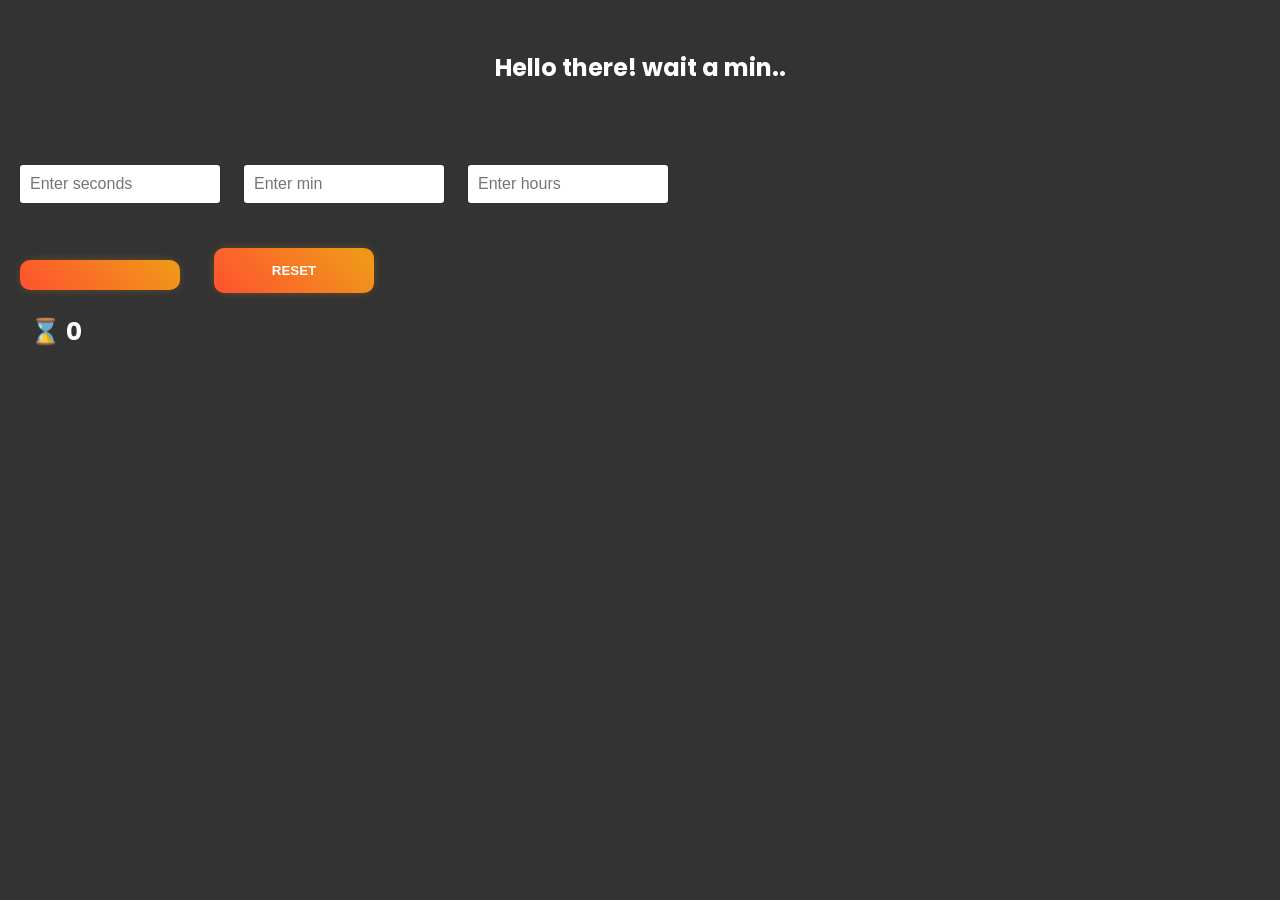
<file: index.html>
<!doctype html>
<html lang="en">
  <head>
    <meta charset="UTF-8" />
    <meta name="viewport" content="width=device-width, initial-scale=1.0" />
    <!-- <title class="title">JS mastering</title> -->
    <title class="title">0</title>
    <script src="./script.js" defer></script>
    <link rel="stylesheet" href="style.css" />
    <!-- <link
      rel="stylesheet"
      href="https://cdnjs.cloudflare.com/ajax/libs/font-awesome/4.7.0/css/font-awesome.min.css"
    /> -->
  </head>
  <body>
    <!-- <h2>This is h2</h2> -->
    <h2 id="heading" title="description">Hello there! wait a min..</h2>
    <!-- <div class="div">
  
      <button id="btn" onclick="changeColor()">Change Color</button>
      <p id="para">rgb(102, 102, 102)</p>
</div > -->

    <!-- <p id="para1"></p> -->

    <div class="container">
      <div id="div"></div>
    </div>
    <!-- <iframe
      src="https://www.youtube.com/embed/tgbNymZ7vqY?playlist=tgbNymZ7vqY&loop=1&autoplay=1&&start=60"
      frameborder="1"
      title="description"
      loading="eager"
    >
    </iframe> -->

    <!-- <input type="text" placeholder="Enter name" id="inp" />
    <input type="submit" value="Submit" id="btnn" /> -->
    <input type="text" placeholder="Enter seconds" />
    <input type="text" placeholder="Enter min" />
    <input type="text" placeholder="Enter hours" />
    <br />
    <br />
    <button type="submit"></button>
    <button onclick="pause()">RESET</button>
    <p class="po p" id="po">0</p>
    <p class="hide" id="msg">Finished!!</p>
    <audio  src="PHIR KABHI Full Video Song  M (mp3cut.net).mp3"></audio>
  </body>
</html>
</file>
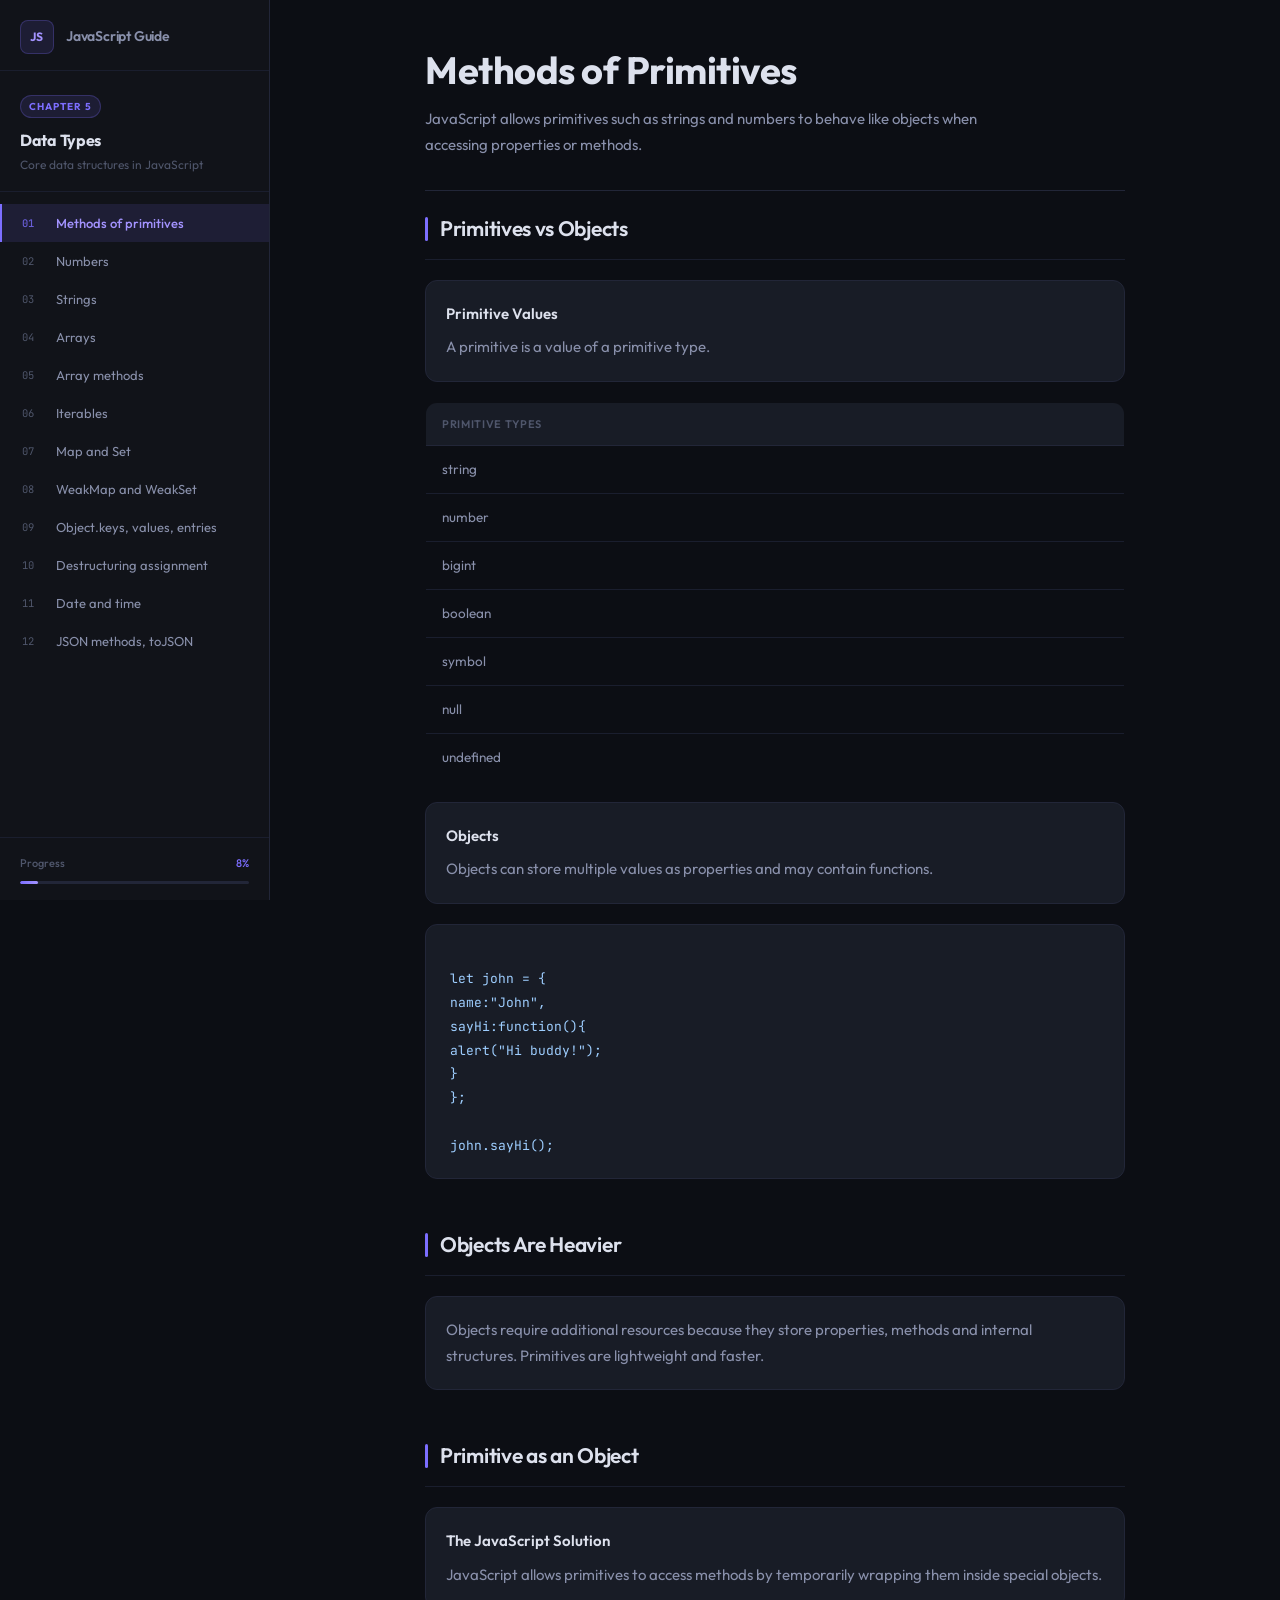
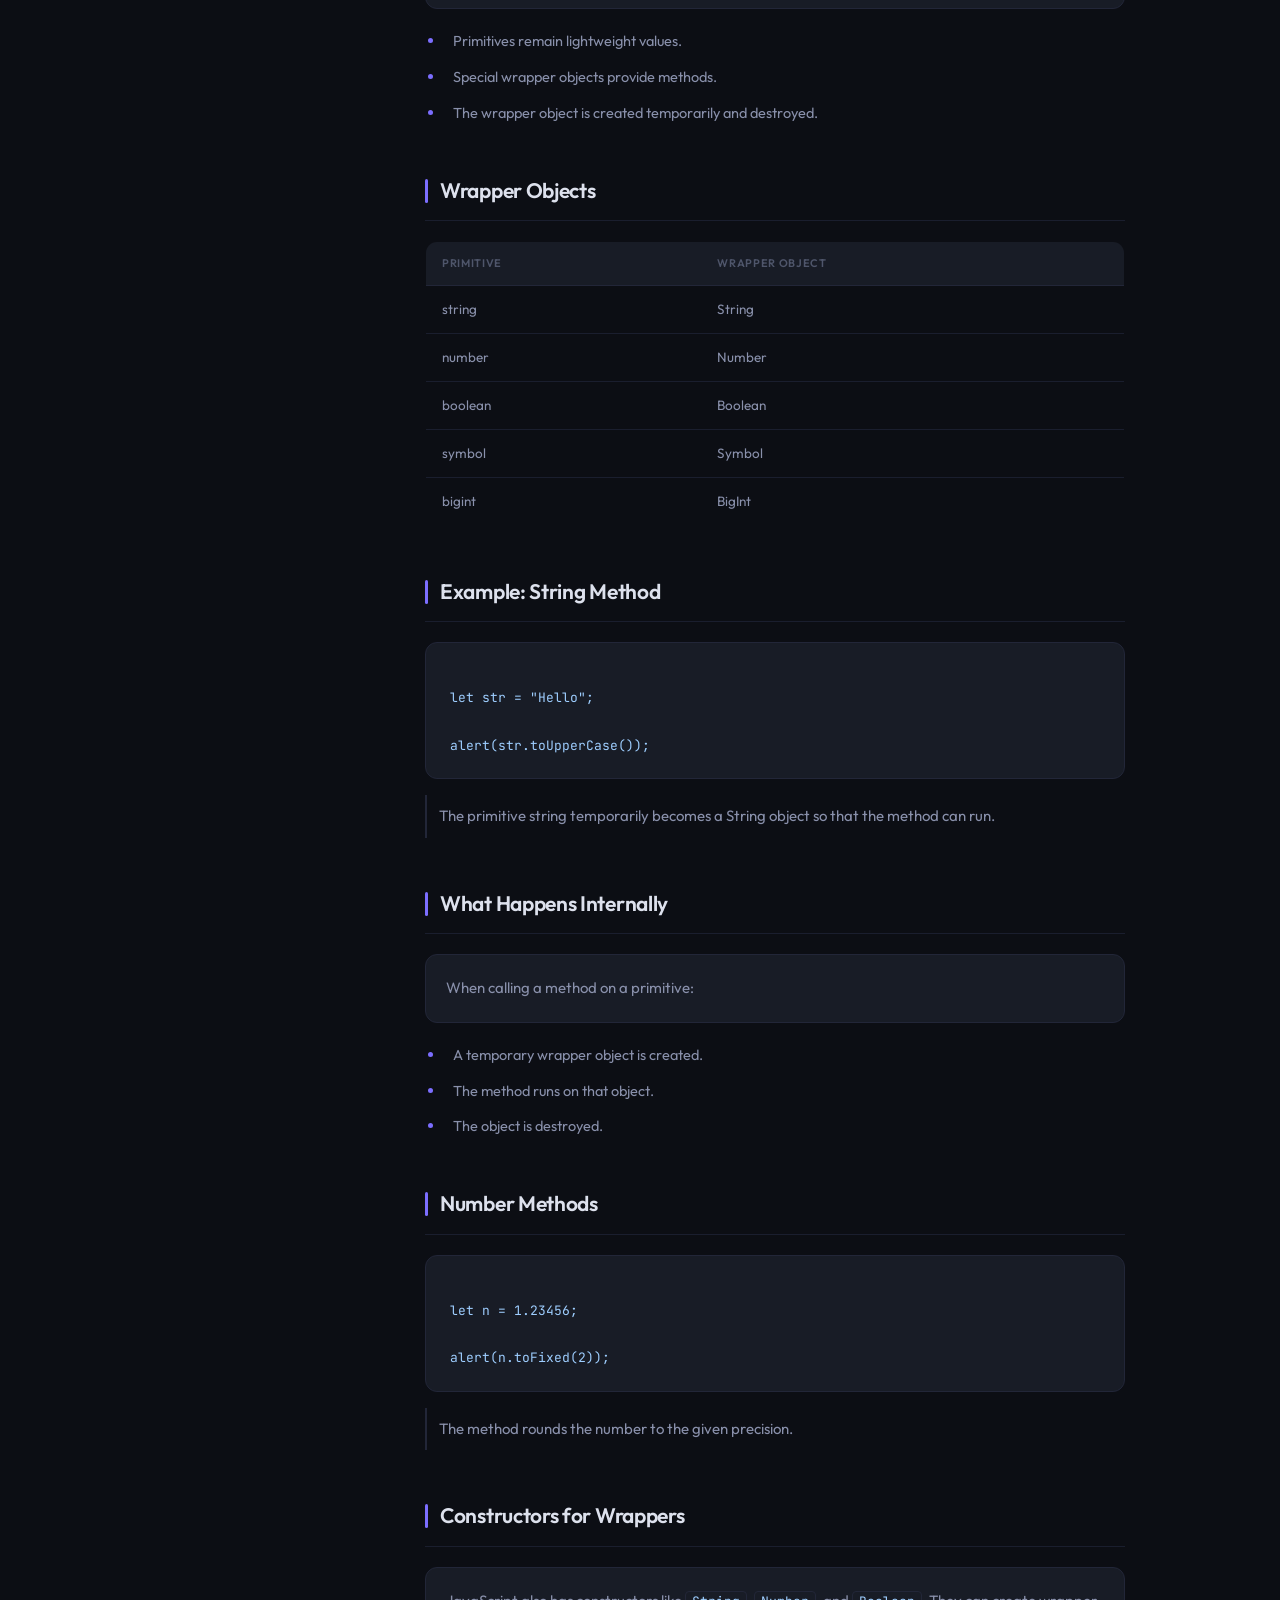
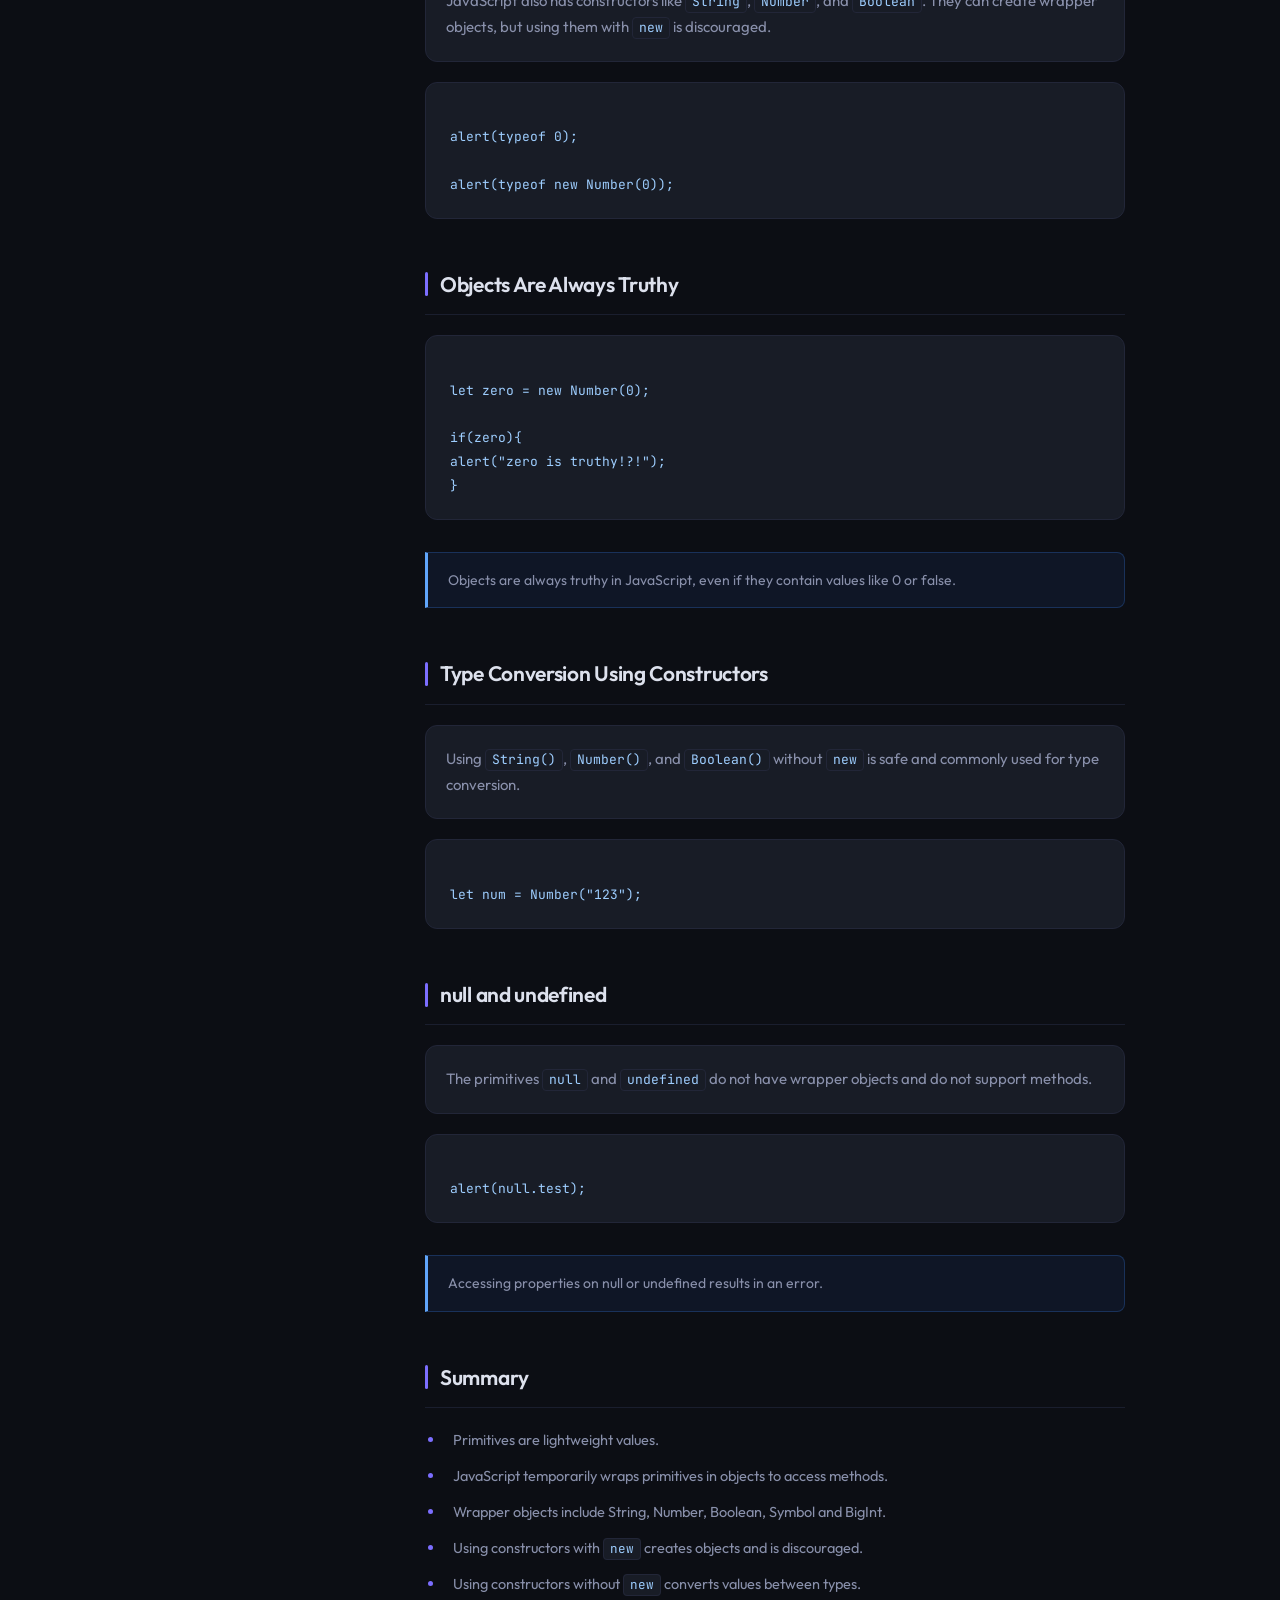
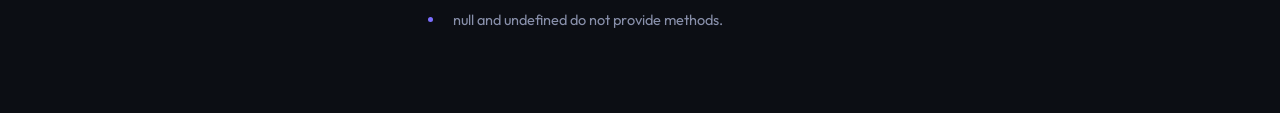
<file: JsLearningbycl/index.html>
<!doctype html>
<html lang="en">
  <head>
    <meta charset="UTF-8" />
    <meta name="viewport" content="width=device-width, initial-scale=1.0" />
    <title>JavaScript Guide — Data Types</title>
    <meta name="description" content="A structured JavaScript learning platform covering data types and core language concepts." />

    <!-- Fonts -->
    <link rel="preconnect" href="https://fonts.googleapis.com" />
    <link rel="preconnect" href="https://fonts.gstatic.com" crossorigin />
    <link
      href="https://fonts.googleapis.com/css2?family=Outfit:wght@300;400;500;600;700&family=JetBrains+Mono:ital,wght@0,400;0,500;1,400&display=swap"
      rel="stylesheet"
    />

    <link rel="stylesheet" href="style.css" />
    <script type="module" src="script.js" defer></script>
  </head>

  <body>
    <div class="app">

      <!-- ===== SIDEBAR ===== -->
      <aside class="sidebar" id="sidebar" role="complementary" aria-label="Course navigation">
        <div class="sidebar-header">
          <a href="#" class="sidebar-brand">
            <span class="brand-icon">JS</span>
            <span class="brand-name">JavaScript Guide</span>
          </a>
        </div>

        <div class="sidebar-section-info">
          <span class="section-badge">Chapter 5</span>
          <h2 class="section-heading">Data Types</h2>
          <p class="section-subtext">Core data structures in JavaScript</p>
        </div>

        <nav class="sidebar-nav" id="lessonNav" aria-label="Lesson list">
          <!-- Dynamically populated by script.js -->
        </nav>

        <div class="sidebar-footer">
          <div class="progress-wrap">
            <div class="progress-label">
              <span>Progress</span>
              <span id="progressPercent">0%</span>
            </div>
            <div class="progress-track">
              <div class="progress-fill" id="progressFill" style="width: 0%"></div>
            </div>
          </div>
        </div>
      </aside>

      <!-- ===== MAIN CONTENT ===== -->
      <main class="main" id="mainContent">
        <div class="content-wrap" id="lessonContent" role="region" aria-live="polite">
          <!-- Dynamically populated by script.js -->
        </div>
      </main>

    </div>
  </body>
</html>
</file>
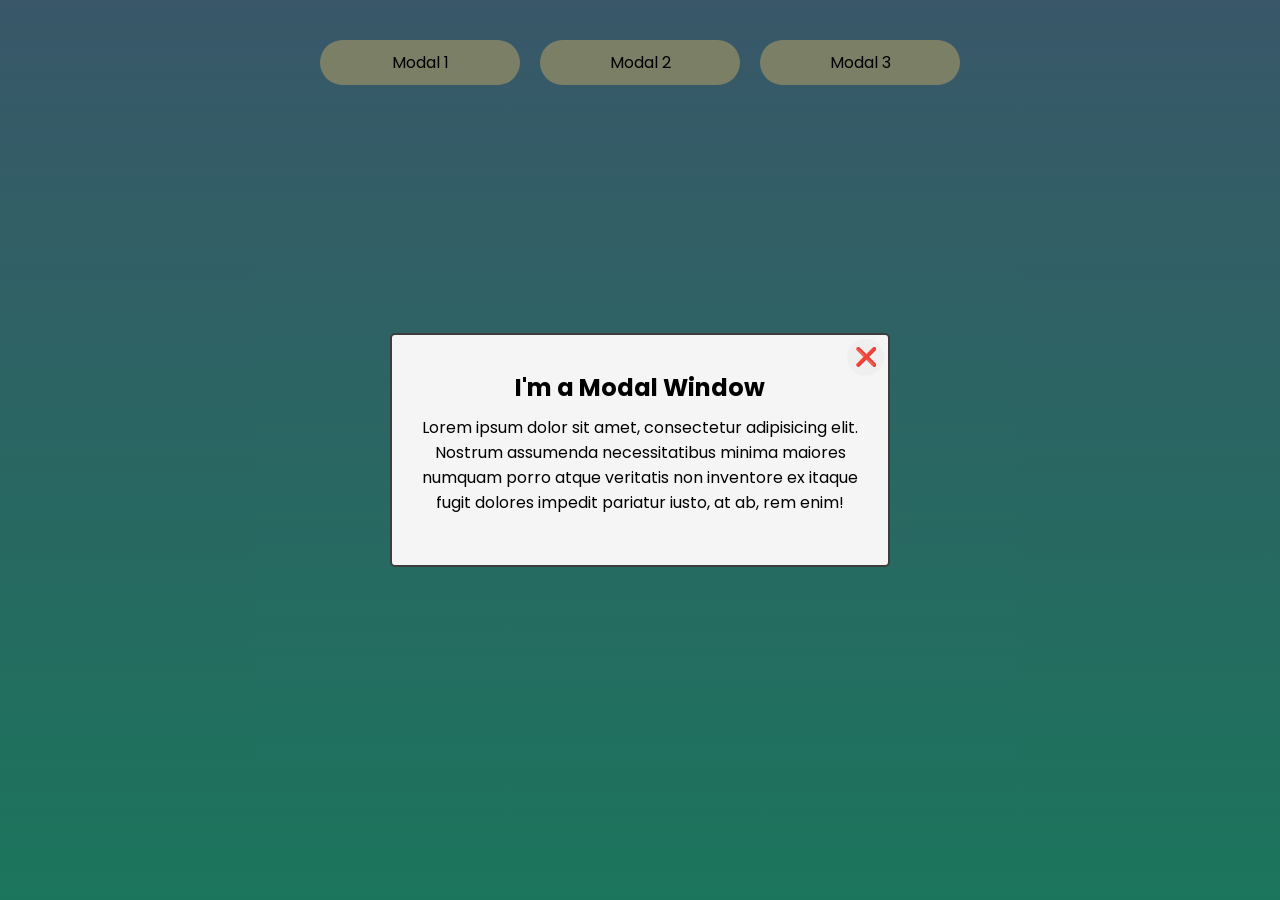
<file: modal/index.html>
<!doctype html>
<html lang="en">
  <head>
    <meta charset="UTF-8" />
    <meta name="viewport" content="width=device-width, initial-scale=1.0" />
    <title>Js Modal</title>
    <style>
      @import url("https://fonts.googleapis.com/css2?family=Google+Sans:ital,opsz,wght@0,17..18,400..700;1,17..18,400..700&family=Poppins:ital,wght@0,100;0,200;0,300;0,400;0,500;0,600;0,700;0,800;0,900;1,100;1,200;1,300;1,400;1,500;1,600;1,700;1,800;1,900&display=swap");
    </style>
    <link rel="stylesheet" href="style.css" />
    <script src="/script.js" defer></script>
  </head>
  <body>
    <div class="container-box">
      <div class="box" id="box1"><span>Modal 1</span></div>
      <div class="box" id="box2"><span>Modal 2</span></div>
      <div class="box" id="box3"><span>Modal 3</span></div>
    </div>

    <div class="container ">
      <div class="modal">
        <h2>I'm a Modal Window</h2>
        <p>
          Lorem ipsum dolor sit amet, consectetur adipisicing elit. Nostrum
          assumenda necessitatibus minima maiores numquam porro atque veritatis
          non inventore ex itaque fugit dolores impedit pariatur iusto, at ab,
          rem enim!
        </p>
        <button class="close" id="close"><span id="cross">❌</span></button>
      </div>
    </div>
  </body>
</html>
</file>
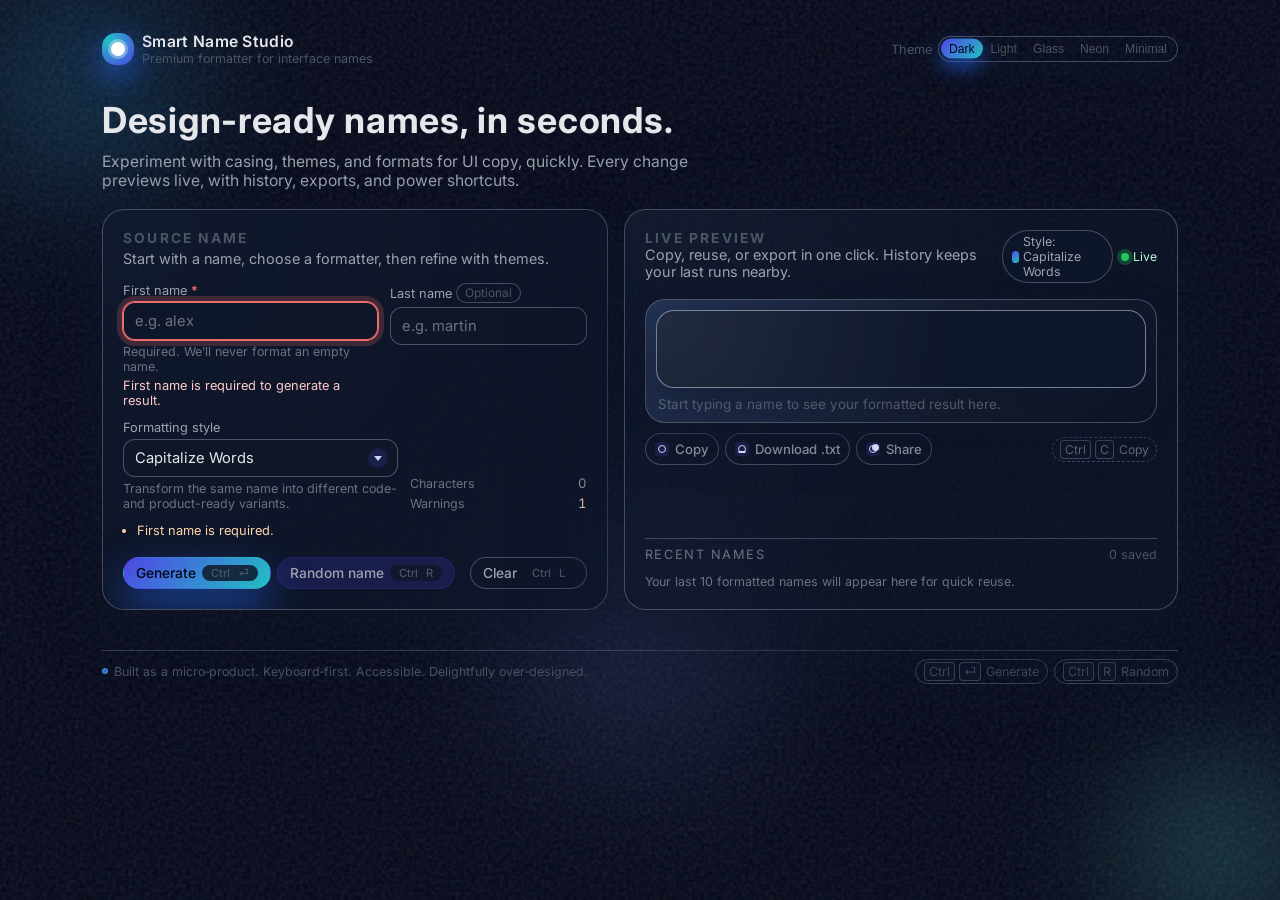
<file: string_play/index.html>
<!DOCTYPE html>
<html lang="en">
<head>
  <meta charset="UTF-8" />
  <meta
    name="viewport"
    content="width=device-width, initial-scale=1.0"
  />
  <title>Smart Name Studio</title>

  <!-- Fonts -->
  <link
    href="https://fonts.googleapis.com/css2?family=Inter:wght@300;400;500;600&family=DM+Sans:wght@400;500;600&display=swap"
    rel="stylesheet"
  />

  <!-- Styles -->
  <link rel="stylesheet" href="style.css" />

  <!-- Script -->
  <script src="script.js" defer></script>
</head>
<body data-theme="dark">
  <div class="background-layer">
    <div class="bg-blob bg-blob-a"></div>
    <div class="bg-blob bg-blob-b"></div>
    <div class="bg-blob bg-blob-c"></div>
    <div class="bg-noise"></div>
  </div>

  <div class="app-shell">
    <header class="topbar" aria-label="Smart Name Studio header">
      <div class="brand">
        <div class="brand-mark" aria-hidden="true">
          <span class="brand-orb"></span>
        </div>
        <div class="brand-text">
          <span class="brand-name">Smart Name Studio</span>
          <span class="brand-tagline">Premium formatter for interface names</span>
        </div>
      </div>

      <nav class="topbar-actions" aria-label="Global controls">
        <div class="theme-switcher" aria-label="Theme selector">
          <span class="theme-switcher-label">Theme</span>
          <div class="segmented-control" role="radiogroup" aria-label="Theme">
            <button
              type="button"
              class="segment is-active"
              data-theme-value="dark"
              role="radio"
              aria-checked="true"
            >
              Dark
            </button>
            <button
              type="button"
              class="segment"
              data-theme-value="light"
              role="radio"
              aria-checked="false"
            >
              Light
            </button>
            <button
              type="button"
              class="segment"
              data-theme-value="glass"
              role="radio"
              aria-checked="false"
            >
              Glass
            </button>
            <button
              type="button"
              class="segment"
              data-theme-value="neon"
              role="radio"
              aria-checked="false"
            >
              Neon
            </button>
            <button
              type="button"
              class="segment"
              data-theme-value="minimal"
              role="radio"
              aria-checked="false"
            >
              Minimal
            </button>
          </div>
        </div>
      </nav>
    </header>

    <main class="layout" aria-labelledby="page-title">
      <section class="stack stack-intro" aria-label="Intro">
        <h1 id="page-title" class="page-title">
          Design-ready names, in seconds.
        </h1>
        <p class="page-subtitle">
          Experiment with casing, themes, and formats for UI copy, quickly.
          Every change previews live, with history, exports, and power shortcuts.
        </p>
      </section>

      <section class="layout-main">
        <!-- Left column: input & options -->
        <section
          class="card card-input"
          aria-label="Name input and formatting options"
        >
          <div class="card-header">
            <h2 class="card-title">Source name</h2>
            <p class="card-subtitle">
              Start with a name, choose a formatter, then refine with themes.
            </p>
          </div>

          <form id="form" class="form" novalidate>
            <div class="fields-row">
              <div class="field-group field-group-expanded">
                <label class="field-label" for="first">
                  First name
                  <span class="field-required" aria-hidden="true">*</span>
                </label>
                <div class="field-wrapper">
                  <input
                    type="text"
                    id="first"
                    autocomplete="given-name"
                    placeholder="e.g. alex"
                    required
                    aria-required="true"
                    spellcheck="false"
                  />
                </div>
                <p class="field-hint">Required. We’ll never format an empty name.</p>
                <p
                  id="first-error"
                  class="field-error"
                  role="status"
                  aria-live="polite"
                ></p>
              </div>

              <div class="field-group">
                <label class="field-label" for="last">
                  Last name
                  <span class="field-optional">Optional</span>
                </label>
                <div class="field-wrapper">
                  <input
                    type="text"
                    id="last"
                    autocomplete="family-name"
                    placeholder="e.g. martin"
                    spellcheck="false"
                  />
                </div>
              </div>
            </div>

            <div class="fields-row fields-row-secondary">
              <div class="field-group field-group-format">
                <label class="field-label" for="style">Formatting style</label>
                <div class="field-wrapper field-select-wrapper">
                  <select id="style" aria-label="Name formatting style">
                    <option value="upper">UPPERCASE</option>
                    <option value="lower">lowercase</option>
                    <option value="capitalize" selected>Capitalize Words</option>
                    <option value="title">Title Case</option>
                    <option value="snake">snake_case</option>
                    <option value="kebab">kebab-case</option>
                    <option value="camel">camelCase</option>
                    <option value="pascal">PascalCase</option>
                    <option value="reverse">Reverse name</option>
                  </select>
                  <span class="select-indicator" aria-hidden="true"></span>
                </div>
                <p class="field-hint" id="style-description">
                  Transform the same name into different code- and product-ready variants.
                </p>
              </div>

              <div class="field-group field-group-meta">
                <div class="meta-line">
                  <span class="meta-label">Characters</span>
                  <span class="meta-value" id="char-count">0</span>
                </div>
                <div class="meta-line">
                  <span class="meta-label">Warnings</span>
                  <span
                    class="meta-value meta-value-warning"
                    id="warning-count"
                  >
                    0
                  </span>
                </div>
              </div>
            </div>

            <div class="validation-summary" aria-live="polite" aria-atomic="true">
              <ul id="validation-list" class="validation-list"></ul>
            </div>

            <div class="form-actions">
              <div class="form-actions-primary">
                <button
                  type="submit"
                  class="btn btn-primary"
                  id="generate-btn"
                >
                  Generate
                  <span class="kbd-hint">
                    <span class="kbd-hint-key">Ctrl</span>
                    <span class="kbd-hint-key">⏎</span>
                  </span>
                </button>
                <button
                  type="button"
                  class="btn btn-secondary"
                  id="random-btn"
                >
                  Random name
                  <span class="kbd-hint">
                    <span class="kbd-hint-key">Ctrl</span>
                    <span class="kbd-hint-key">R</span>
                  </span>
                </button>
              </div>

              <div class="form-actions-secondary">
                <button
                  type="button"
                  class="btn btn-ghost"
                  id="clear-btn"
                >
                  Clear
                  <span class="kbd-hint">
                    <span class="kbd-hint-key">Ctrl</span>
                    <span class="kbd-hint-key">L</span>
                  </span>
                </button>
              </div>
            </div>
          </form>
        </section>

        <!-- Right column: preview, history, export -->
        <section
          class="card card-preview"
          aria-label="Formatted result, history, and exports"
        >
          <div class="card-header card-header-preview">
            <div>
              <h2 class="card-title">Live preview</h2>
              <p class="card-subtitle">
                Copy, reuse, or export in one click. History keeps your last runs nearby.
              </p>
            </div>
            <div class="preview-meta">
              <span class="preview-chip" id="current-style-chip">
                Style: Capitalize Words
              </span>
              <span class="preview-live">
                <span class="preview-dot" aria-hidden="true"></span>
                <span class="preview-live-text">Live</span>
              </span>
            </div>
          </div>

          <div class="preview-body">
            <div
              class="result-frame"
              aria-live="polite"
              aria-atomic="true"
            >
              <div class="result-card" id="result-card">
                <p id="result" class="result-text"></p>
                <div
                  class="result-easter-egg"
                  id="easter-egg"
                  aria-hidden="true"
                >
                  <span class="easter-text">Yeah, we know him.</span>
                </div>
              </div>
              <p class="result-placeholder" id="result-placeholder">
                Start typing a name to see your formatted result here.
              </p>
            </div>

            <div class="result-toolbar" aria-label="Result actions">
              <div class="result-actions-main">
                <button
                  type="button"
                  class="btn btn-icon"
                  id="copy-btn"
                  aria-label="Copy formatted name"
                >
                  <span class="icon icon-copy" aria-hidden="true"></span>
                  <span class="btn-label">Copy</span>
                </button>
                <button
                  type="button"
                  class="btn btn-icon"
                  id="download-btn"
                  aria-label="Download formatted name as .txt"
                >
                  <span class="icon icon-download" aria-hidden="true"></span>
                  <span class="btn-label">Download .txt</span>
                </button>
                <button
                  type="button"
                  class="btn btn-icon"
                  id="share-btn"
                  aria-label="Share formatted name"
                >
                  <span class="icon icon-share" aria-hidden="true"></span>
                  <span class="btn-label">Share</span>
                </button>
              </div>
              <div class="result-actions-info">
                <span class="shortcut-pill">
                  <span class="kbd">Ctrl</span><span class="kbd">C</span>
                  <span class="shortcut-pill-text">Copy</span>
                </span>
              </div>
            </div>

            <div class="copy-toast" id="copy-toast" role="status" aria-live="polite">
              Copied!
            </div>
          </div>

          <div class="card-footer card-footer-secondary">
            <div class="history-panel" aria-label="History of formatted names">
              <div class="history-header">
                <span class="history-title">Recent names</span>
                <span class="history-count" id="history-count">0 saved</span>
              </div>
              <div
                class="history-list"
                id="history-list"
                role="list"
              >
                <!-- History items injected here -->
              </div>
              <p class="history-empty" id="history-empty">
                Your last 10 formatted names will appear here for quick reuse.
              </p>
            </div>
          </div>
        </section>
      </section>
    </main>

    <footer class="app-footer">
      <div class="footer-left">
        <span class="footer-dot"></span>
        <span class="footer-text">
          Built as a micro‑product. Keyboard‑first. Accessible. Delightfully over‑designed.
        </span>
      </div>
      <div class="footer-right">
        <span class="footer-shortcut">
          <span class="kbd">Ctrl</span><span class="kbd">⏎</span>
          <span class="footer-shortcut-label">Generate</span>
        </span>
        <span class="footer-shortcut">
          <span class="kbd">Ctrl</span><span class="kbd">R</span>
          <span class="footer-shortcut-label">Random</span>
        </span>
      </div>
    </footer>
  </div>
</body>
</html>
</file>
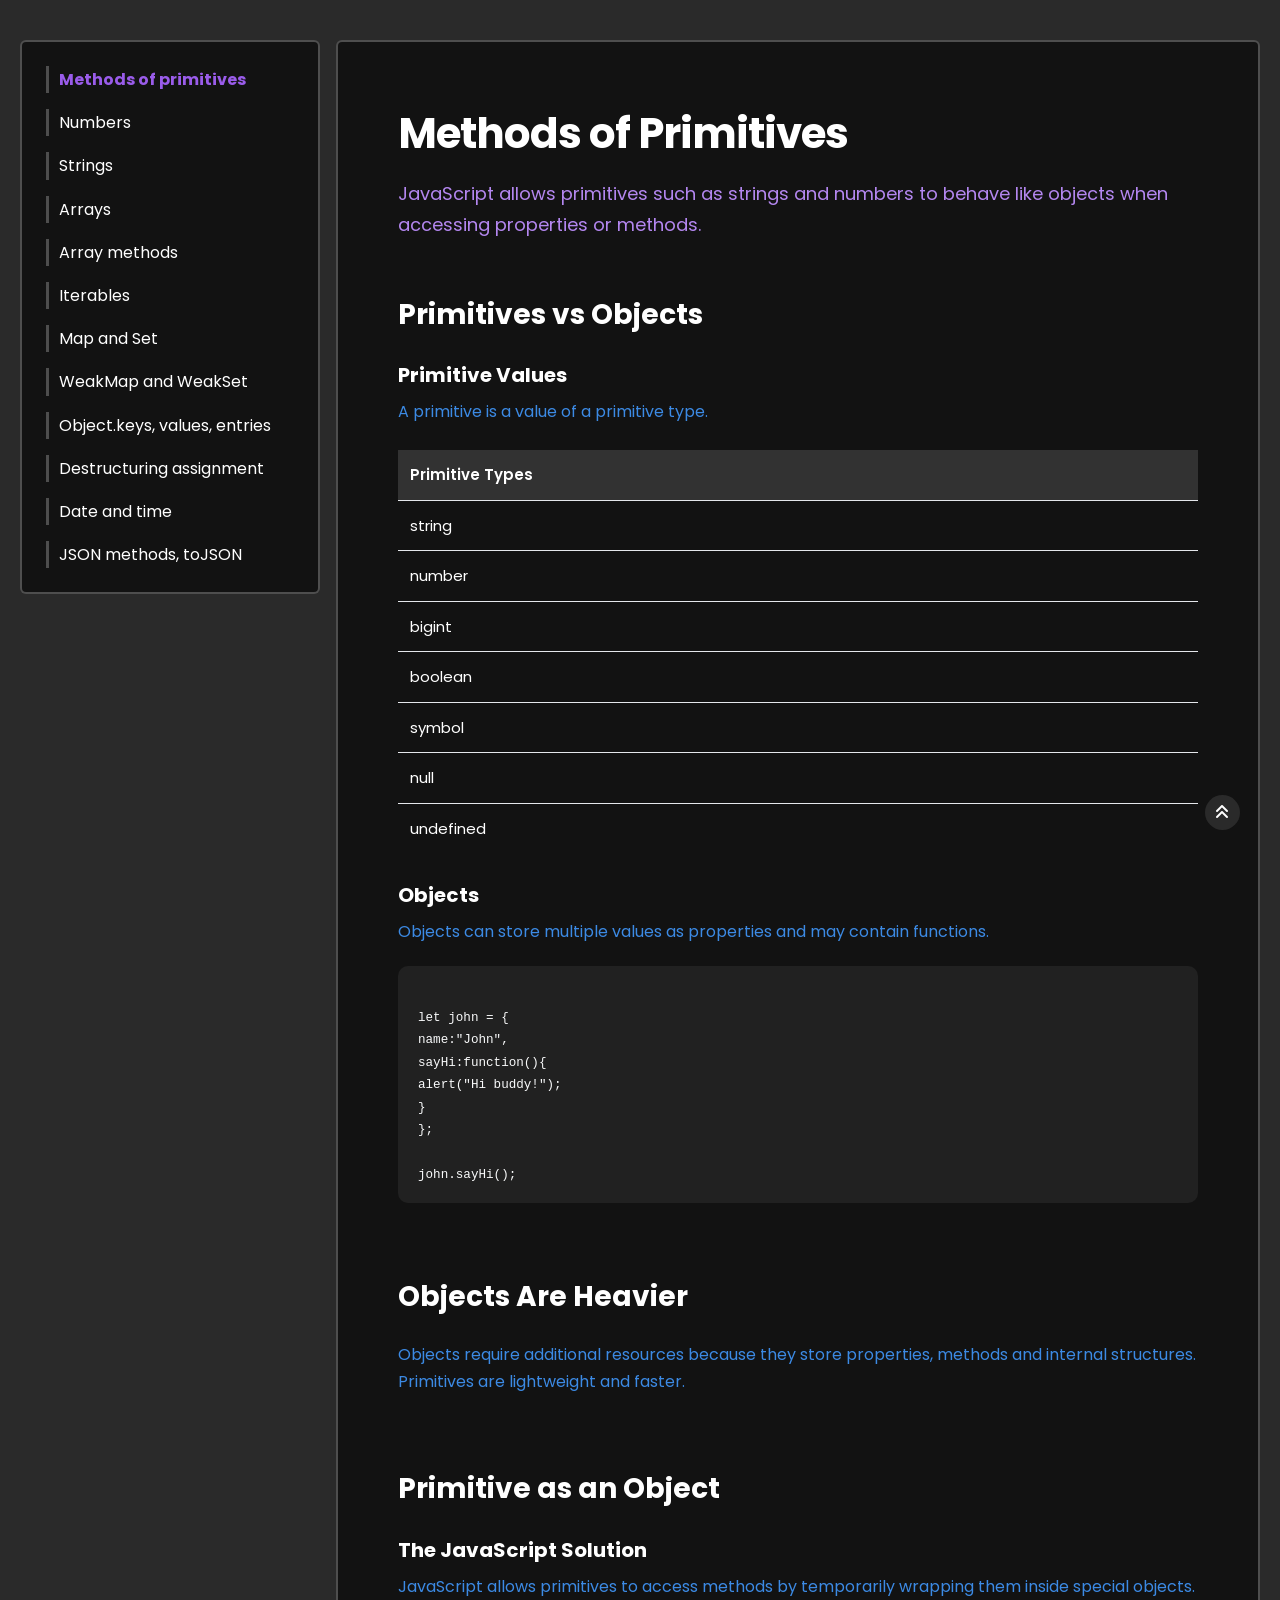
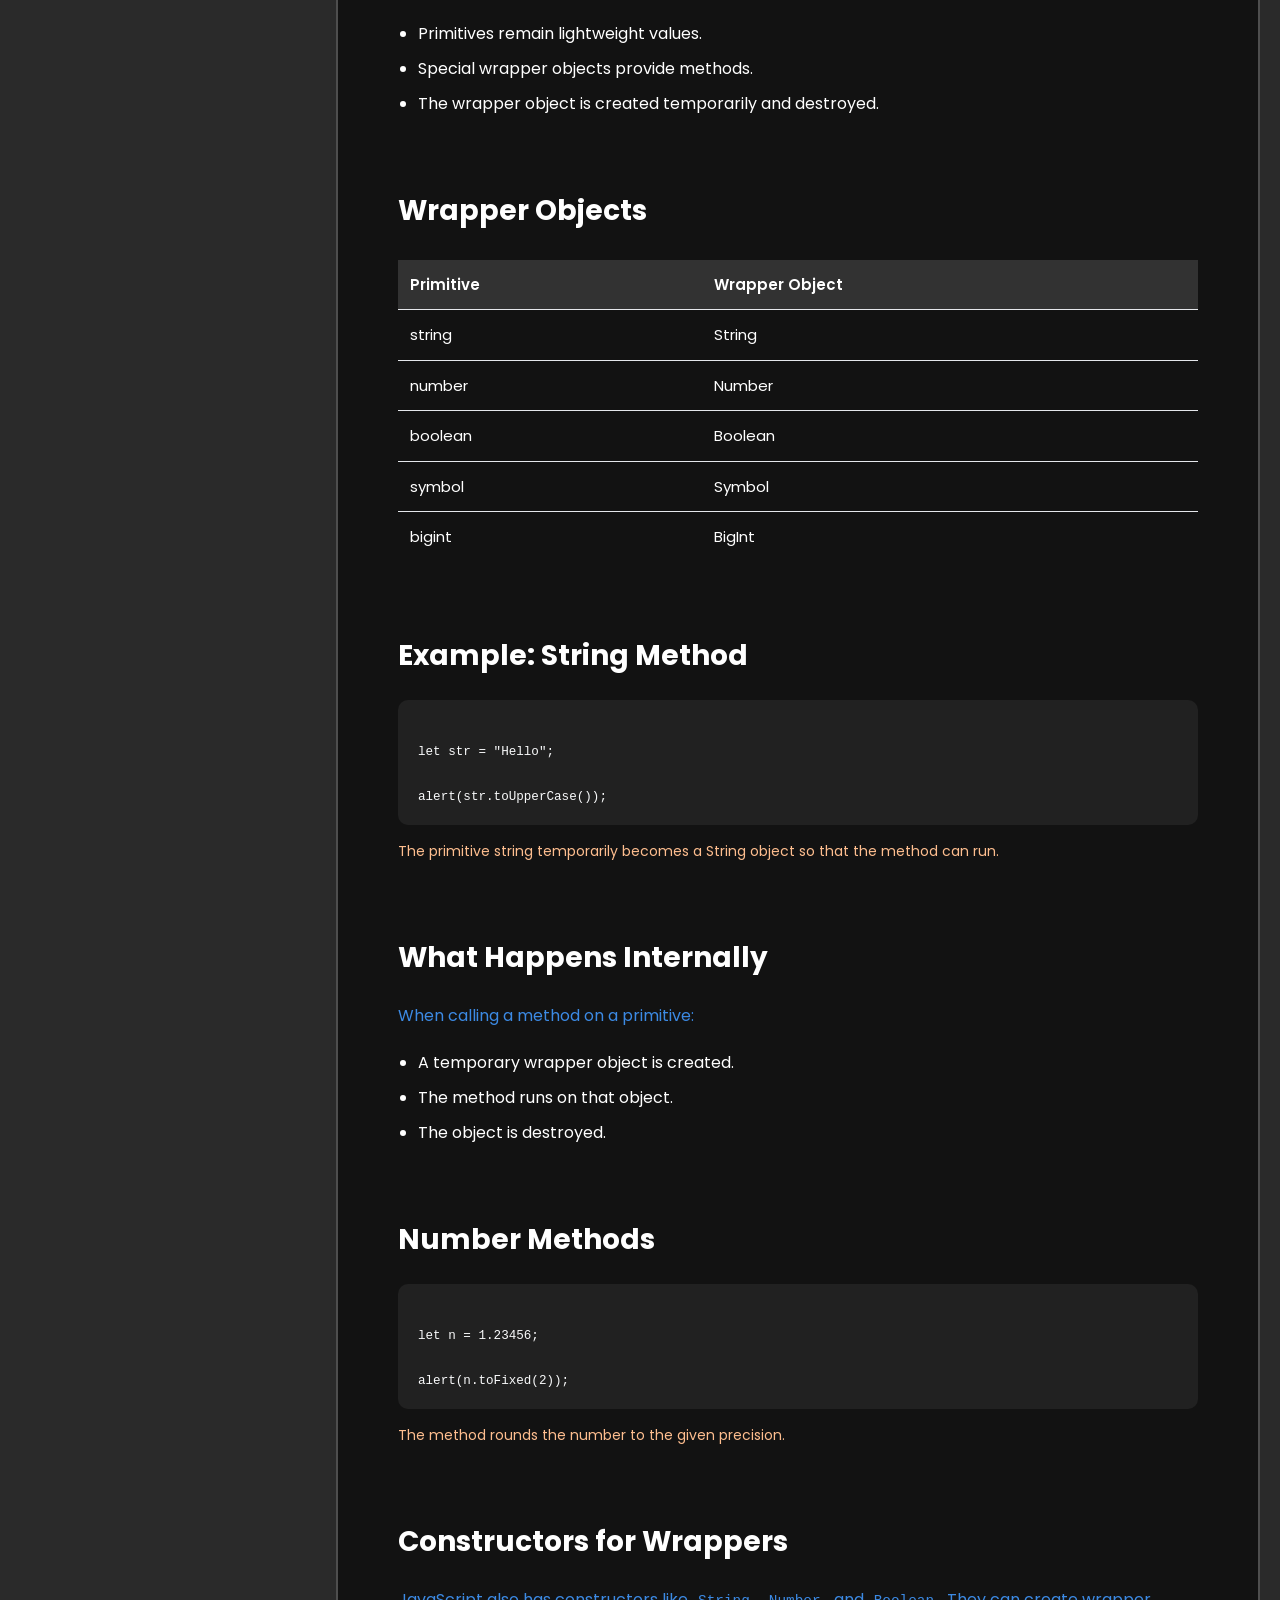
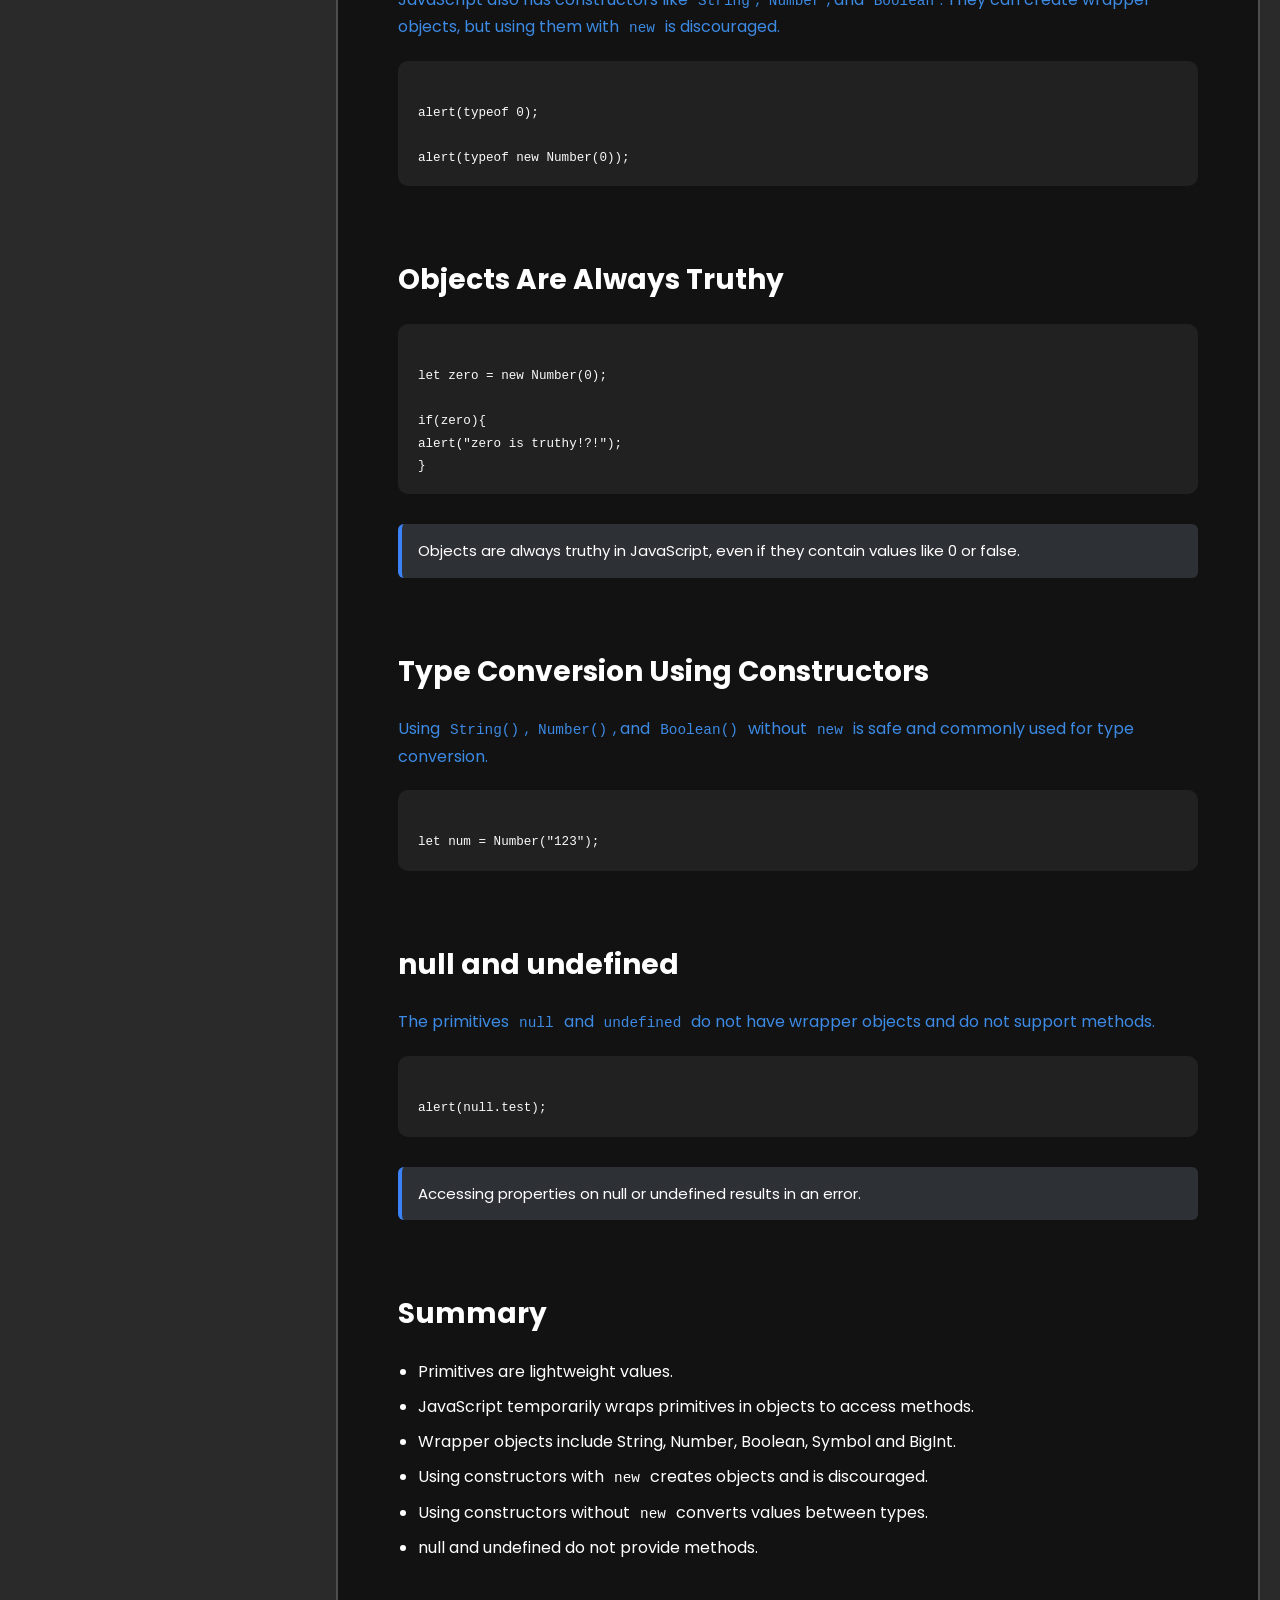
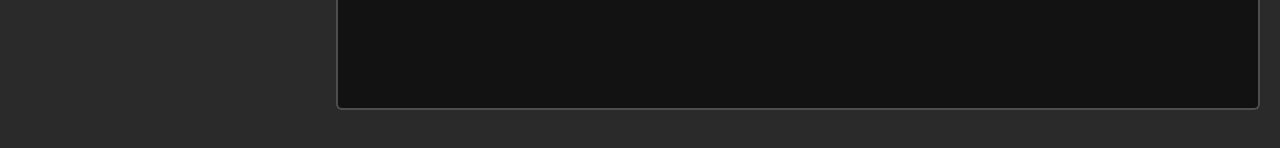
<file: teachingJs/index.html>
<!doctype html>
<html lang="en">
  <head>
    <meta charset="UTF-8" />
    <meta name="viewport" content="width=device-width, initial-scale=1.0" />
    <title>JS Teaching</title>
    <script type="module"  src="script.js" defer></script>
    <script type="module"  src="script2.js" defer></script>
    <script type="module"  src="info.js" defer></script>
    <link rel="stylesheet" href="styleContent.css" />
    <link rel="stylesheet" href="style.css" />
    <link rel="stylesheet" href="https://cdnjs.cloudflare.com/ajax/libs/font-awesome/6.5.1/css/all.min.css">
  </head>
  <body>
    <!-- <header>
        <nav></nav>
    </header> -->

    <main class="main">
      <aside class="main_aside">
        <!-- <div class="sections_dataTypes"></div> -->
        <!-- added ✅ -->
      </aside>
      <article class="main_article">
        <div>
          <p><!-- added ✅ --></p>
        </div>
      </article>
    </main>
    <div class="outer"><div class="inner"><i class="fa-solid fa-angles-up"></i></div></div>
  </body>
</html>
</file>
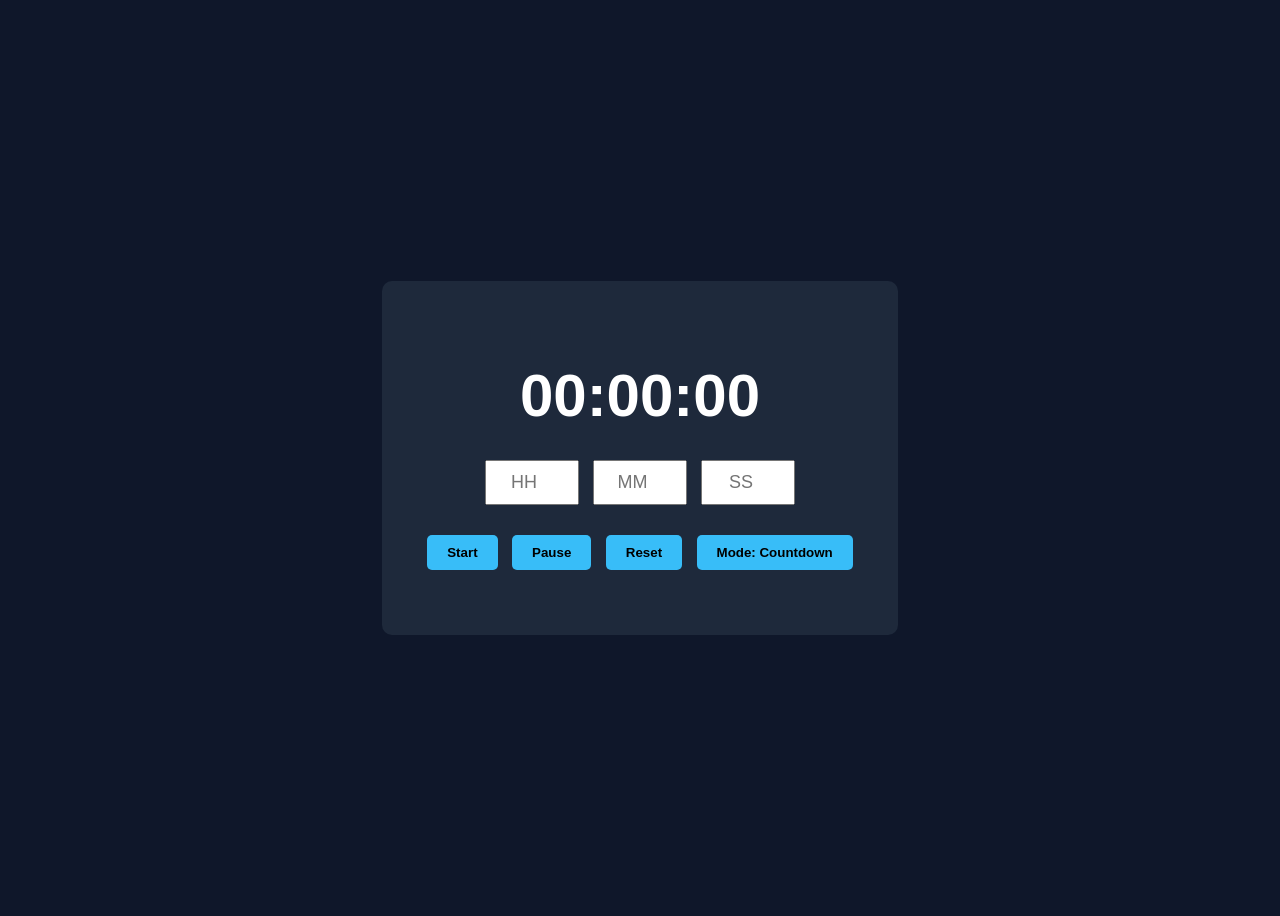
<file: ai.html>
<!DOCTYPE html>
<html lang="en">
<head>
<meta charset="UTF-8">
<meta name="viewport" content="width=device-width, initial-scale=1.0">
<title>Timer App</title>
<link rel="stylesheet" href="ai.css">
</head>
<body>

<div class="container">

<h1 id="display">00:00:00</h1>

<div class="inputs">
<input type="number" id="hours" placeholder="HH" min="0">
<input type="number" id="minutes" placeholder="MM" min="0">
<input type="number" id="seconds" placeholder="SS" min="0">
</div>

<div class="buttons">
<button id="start">Start</button>
<button id="pause">Pause</button>
<button id="reset">Reset</button>
<button id="mode">Mode: Countdown</button>
</div>

<p id="message"></p>

</div>

<script src="ai.js"></script>
</body>
</html>
</file>
<file: style.css>
@import url("https://fonts.googleapis.com/css2?family=Google+Sans:ital,opsz,wght@0,17..18,400..700;1,17..18,400..700&family=Poppins:ital,wght@0,100;0,200;0,300;0,400;0,500;0,600;0,700;0,800;0,900;1,100;1,200;1,300;1,400;1,500;1,600;1,700;1,800;1,900&display=swap");

* {
  margin: 0;
  padding: 0;
  box-sizing: border-box;
}

body {
  background: #333;
  color: white;
  min-height: 100vh;
  /* background: linear-gradient(135deg, #9bb2e5, #698cbf); */

  font-family: "Poppins", sans-serif;
}

.container {
  margin: 30px 25px;
}

#div {
  display: flex;
  flex-direction: row;
  justify-content: center;
  align-items: center;
  row-gap: 30px;
  column-gap: 30px;
  flex-wrap: wrap;
  align-content: center;
}

.img {
  max-height: 100px;
}

.inner_div {
  display: flex;
  flex-direction: column;
  align-items: center;
  justify-content: flex-start;
  gap: 10px;
  text-align: center;

  /* background-color: aliceblue; */
  background-color: #d8edffa3;

  border: 1px solid black;

  border-radius: 8px;
  padding: 10px;
  /* max-width: 210px; */
  flex-basis: 210px;
  flex-grow: 1;
  min-height: 350px;
  overflow: auto;

  transition: all 0.2s ease;
}

.inner_div:hover {
  transform: scale(1.02);
  /* The soft drop shadow */
  box-shadow:
    0 0 0 1px #2b3a4a,
    /* 1st Shadow: Acts as the solid crisp border */ 4px 4px 10px
      rgba(0, 0, 0, 0.315);

  /* The crisp dark outline seen on the cards */
  border: 1px solid #2d2d2d;
  background-color: hsla(212, 71%, 89%, 0.938);

  cursor: pointer;
}

.dis {
  font-size: small;
}

.caption {
  font-weight: bold;
  /* color: black; */
}

a {
  text-decoration: none;
  color: black;
}

.GitHub {
  order: 1;
}

.Instagram {
  order: 2;
}
.Google {
  order: 3;
}
.YouTube {
  order: 4;
}

.Spotify {
  order: 5;
}

.LinkedIn {
  order: 6;
}

.Amazon {
  order: 7;
}

.Netflix {
  order: 8;
}
.Facebook {
  order: 9;
}

.Twitter {
  order: 10;
}

#heading {
  text-align: center;

  padding: 20px;
  padding-top: 50px;
}

#inp {
  margin-left: 20px;
  height: 38px;
  width: 250px;
  border-radius: 5px;
  border: 1px solid #2b3a4a;
  border-right: none;
  padding: 10px;
  font-size: 16px;
  outline: none;
}

.po {
  margin-left: 20px;
  border-radius: 5px;
  padding: 10px;
  font-size: 16px;
  outline: none;
}

.po::before {
  content: "⌛ ";
}

#btnn {
  text-align: center;
  padding: 7px;
  border: 1px solid #2b3a4a;
  border-radius: 5px;
  background-color: #35587e;
  color: white;
  cursor: pointer;
  transition: all 0.1s ease;
  font-size: small;
  font-weight: bold;
  width: 67px;
}

#btn {
  margin: 20px;
  text-align: center;
  padding: 10px;
  border: 1px solid #2b3a4a;
  border-radius: 5px;
  background-color: #35587e;
  color: white;
  cursor: pointer;
  transition: all 0.1s ease;
  font-size: large;
  font-weight: bold;

  width: 175px;
}

#btnn:active,
#btn:active {
  transform: scale(0.98);
}

#para {
  margin: 20px;
  text-align: center;
  padding: 10px;
  border: 1px solid #2b3a4a;
  border-radius: 5px;
  background-color: #2b3a4a;
  color: white;
  /* cursor: pointer; */
  /* transition: all 0.1s ease; */
  font-size: large;
  font-weight: bold;

  width: 30%;
}

/* #para:active {
  transform: scale(0.98); 
} */

.div {
  display: flex;
  flex-direction: column;
  align-items: center;
}

input {
  margin-bottom: 20px;
  margin-left: 20px;
  height: 38px;
  width: 200px;
  border-radius: 3px;
  outline: none;
  border: none;
  padding: 10px;
  font-size: 16px;

}

input:active {
  border: 1px solid #2b3a4a;
}



/* CSS */
button {
  min-width: 160px;
  margin: 10px;
  margin-top: 0;
  margin-left: 20px;
  padding: 15px 30px;
  text-align: center;
  text-transform: uppercase;
  transition: 0.25s;
  background-size: 200% auto;
  color: white;
  border-radius: 10px;
  /* display: block; */
  border: 0px;
  font-weight: 700;
  box-shadow: 0px 0px 14px -7px #f09819;
  background-image: linear-gradient(45deg, #FF512F 0%, #F09819  51%, #FF512F  100%);
  cursor: pointer;
  user-select: none;
  -webkit-user-select: none;
  touch-action: manipulation;
}

button:hover {
  background-position: right center;
  /* change the direction of the change here */
  color: #fff;
  text-decoration: none;
}

button:active {
  transform: scale(0.95);
}

.p{
  font-size: 25px;
  font-weight: bold;

}

.hide {
  display: none;
}

#msg {
  margin: 20px;
  max-width: 400px;
  text-align: center;
  padding: 10px;
  border: 2px solid #004103;
  border-radius: 5px;
  background-color: #00ff3752;
  color: rgba(255, 255, 255, 0.829);
  text-transform: capitalize;
  font-size: large;
  font-weight: bold;
  
  
}
</file>
<file: JsLearningbycl/style.css>
/* ============================================================
   JAVASCRIPT GUIDE — style.css
   Organized: Reset → Tokens → Layout → Sidebar → Content
               → Doc Components → Utilities → Responsive
   ============================================================ */


/* ============================================================
   1. RESET & BASE
   ============================================================ */
*, *::before, *::after {
  box-sizing: border-box;
  margin: 0;
  padding: 0;
}

html {
  font-size: 16px;
  scroll-behavior: smooth;
  height: 100%;
}

body {
  font-family: 'Outfit', sans-serif;
  background-color: var(--surface-base);
  color: var(--text-primary);
  line-height: 1.7;
  -webkit-font-smoothing: antialiased;
  -moz-osx-font-smoothing: grayscale;
  height: 100%;
}

a {
  color: inherit;
  text-decoration: none;
}

ul, ol {
  list-style: none;
}

img, svg {
  display: block;
  max-width: 100%;
}

button {
  font-family: inherit;
  cursor: pointer;
  border: none;
  background: none;
}


/* ============================================================
   2. DESIGN TOKENS (CSS Variables)
   ============================================================ */
:root {
  /* ── Surfaces ── */
  --surface-base:     #0c0e14;
  --surface-raised:   #111319;
  --surface-overlay:  #181c26;
  --surface-hover:    #1c2030;
  --surface-active:   #1e2235;
  --surface-border:   #222638;
  --surface-border-dim: #1a1e2e;

  /* ── Text ── */
  --text-primary:   #dde1ed;
  --text-secondary: #8990ab;
  --text-muted:     #4f566b;
  --text-code:      #9eceff;

  /* ── Brand Accent ── */
  --accent:         #7c6eff;
  --accent-soft:    rgba(124, 110, 255, 0.12);
  --accent-glow:    rgba(124, 110, 255, 0.25);
  --accent-text:    #a393ff;

  /* ── Semantic ── */
  --color-note-bg:  rgba(59, 130, 246, 0.08);
  --color-note-bd:  rgba(59, 130, 246, 0.25);
  --color-note:     #60a5fa;
  --color-warn:     #f59e0b;
  --color-warn-bg:  rgba(245, 158, 11, 0.08);
  --color-error:    #f87171;
  --color-success:  #4ade80;

  /* ── Typography ── */
  --font-ui:   'Outfit', sans-serif;
  --font-code: 'JetBrains Mono', 'Fira Code', monospace;

  /* ── Spacing Scale ── */
  --sp-1:  4px;
  --sp-2:  8px;
  --sp-3:  12px;
  --sp-4:  16px;
  --sp-5:  20px;
  --sp-6:  24px;
  --sp-8:  32px;
  --sp-10: 40px;
  --sp-12: 48px;
  --sp-16: 64px;

  /* ── Layout ── */
  --sidebar-w:     270px;
  --content-max:   780px;

  /* ── Radii ── */
  --r-sm:  4px;
  --r-md:  8px;
  --r-lg:  12px;
  --r-xl:  16px;

  /* ── Transitions ── */
  --t-fast: 0.14s ease;
  --t-base: 0.22s ease;
  --t-slow: 0.35s ease;

  /* ── Shadows ── */
  --shadow-sm: 0 1px 4px rgba(0,0,0,0.4);
  --shadow-md: 0 4px 16px rgba(0,0,0,0.5);
}


/* ============================================================
   3. APP LAYOUT
   ============================================================ */
.app {
  display: flex;
  min-height: 100vh;
}


/* ============================================================
   4. SIDEBAR
   ============================================================ */
.sidebar {
  width: var(--sidebar-w);
  flex-shrink: 0;
  background: var(--surface-raised);
  border-right: 1px solid var(--surface-border);
  position: sticky;
  top: 0;
  height: 100vh;
  display: flex;
  flex-direction: column;
  overflow: hidden;
}

/* Custom scrollbar */
.sidebar-nav {
  flex: 1;
  overflow-y: auto;
  padding: var(--sp-3) 0 var(--sp-4);
  scrollbar-width: thin;
  scrollbar-color: var(--surface-border) transparent;
}

.sidebar-nav::-webkit-scrollbar {
  width: 3px;
}
.sidebar-nav::-webkit-scrollbar-track {
  background: transparent;
}
.sidebar-nav::-webkit-scrollbar-thumb {
  background: var(--surface-border);
  border-radius: 2px;
}

/* Brand */
.sidebar-header {
  padding: var(--sp-5) var(--sp-5) var(--sp-4);
  border-bottom: 1px solid var(--surface-border-dim);
}

.sidebar-brand {
  display: flex;
  align-items: center;
  gap: var(--sp-3);
  text-decoration: none;
}

.brand-icon {
  display: flex;
  align-items: center;
  justify-content: center;
  width: 34px;
  height: 34px;
  background: var(--accent-soft);
  border: 1px solid var(--accent-glow);
  border-radius: var(--r-md);
  font-size: 12px;
  font-weight: 700;
  color: var(--accent-text);
  letter-spacing: 0.05em;
  flex-shrink: 0;
}

.brand-name {
  font-size: 14px;
  font-weight: 600;
  color: var(--text-secondary);
  letter-spacing: -0.2px;
}

/* Section Info */
.sidebar-section-info {
  padding: var(--sp-5) var(--sp-5) var(--sp-4);
  border-bottom: 1px solid var(--surface-border-dim);
}

.section-badge {
  display: inline-block;
  font-size: 10px;
  font-weight: 700;
  letter-spacing: 0.1em;
  text-transform: uppercase;
  color: var(--accent);
  background: var(--accent-soft);
  border: 1px solid var(--accent-glow);
  padding: 2px 8px;
  border-radius: 100px;
  margin-bottom: var(--sp-3);
}

.section-heading {
  font-size: 16px;
  font-weight: 700;
  color: var(--text-primary);
  line-height: 1.3;
  margin-bottom: var(--sp-1);
  letter-spacing: -0.3px;
}

.section-subtext {
  font-size: 12px;
  color: var(--text-muted);
}

/* Lesson Items */
.lesson-item {
  display: flex;
  align-items: center;
  gap: var(--sp-3);
  width: 100%;
  padding: var(--sp-2) var(--sp-5);
  padding-right: var(--sp-4);
  font-size: 13px;
  font-weight: 400;
  color: var(--text-secondary);
  text-align: left;
  cursor: pointer;
  transition: color var(--t-fast), background var(--t-fast), border-color var(--t-fast);
  border-left: 2px solid transparent;
  user-select: none;
  line-height: 1.45;
  min-height: 38px;
  background: transparent;
  border-radius: 0;
  position: relative;
}

.lesson-item:hover {
  color: var(--text-primary);
  background: var(--surface-hover);
  border-left-color: var(--surface-border);
}

.lesson-item.active {
  color: var(--accent-text);
  background: var(--accent-soft);
  border-left-color: var(--accent);
  font-weight: 500;
}

.lesson-num {
  font-size: 10.5px;
  font-family: var(--font-code);
  color: var(--text-muted);
  min-width: 22px;
  line-height: 1;
  transition: color var(--t-fast);
  flex-shrink: 0;
}

.lesson-item.active .lesson-num {
  color: var(--accent);
  opacity: 0.8;
}

.lesson-title-text {
  flex: 1;
}

/* Progress Bar */
.sidebar-footer {
  padding: var(--sp-4) var(--sp-5);
  border-top: 1px solid var(--surface-border-dim);
}

.progress-wrap {
  display: flex;
  flex-direction: column;
  gap: var(--sp-2);
}

.progress-label {
  display: flex;
  justify-content: space-between;
  font-size: 11px;
  color: var(--text-muted);
  font-weight: 500;
}

#progressPercent {
  color: var(--accent);
}

.progress-track {
  height: 3px;
  background: var(--surface-border);
  border-radius: 100px;
  overflow: hidden;
}

.progress-fill {
  height: 100%;
  background: linear-gradient(90deg, var(--accent), var(--accent-text));
  border-radius: 100px;
  transition: width var(--t-slow);
}


/* ============================================================
   5. MAIN CONTENT AREA
   ============================================================ */
.main {
  flex: 1;
  min-width: 0;
  overflow-y: auto;
  background: var(--surface-base);
}

.content-wrap {
  max-width: var(--content-max);
  margin: 0 auto;
  padding: var(--sp-12) var(--sp-10) var(--sp-16);
}

/* Entry animation */
@keyframes contentFadeIn {
  from {
    opacity: 0;
    transform: translateY(10px);
  }
  to {
    opacity: 1;
    transform: translateY(0);
  }
}

.content-wrap.animating {
  animation: contentFadeIn var(--t-slow) ease forwards;
}


/* ============================================================
   6. DOC PAGE COMPONENTS
   (Styles for HTML injected from lesson Text)
   ============================================================ */

/* ── Doc Container ── */
.doc {
  width: 100%;
}

/* ── Doc Header ── */
.doc-header {
  margin-bottom: var(--sp-5);
  padding-bottom: var(--sp-8);
  border-bottom: 1px solid var(--surface-border);
}

.doc-title {
  font-size: clamp(26px, 3.5vw, 38px);
  font-weight: 700;
  color: var(--text-primary);
  line-height: 1.2;
  margin-bottom: var(--sp-3);
  letter-spacing: -0.5px;
}

.doc-description {
  font-size: 16px;
  color: var(--text-secondary);
  line-height: 1.7;
  max-width: 580px;
}

/* ── Sections ── */
.doc-section {
  margin-bottom: var(--sp-12);
  scroll-margin-top: var(--sp-8);
}

.section-title {
  font-size: 21px;
  font-weight: 600;
  color: var(--text-primary);
  margin-bottom: var(--sp-5);
  letter-spacing: -0.3px;
  display: flex;
  align-items: center;
  gap: var(--sp-3);
  padding-bottom: var(--sp-3);
  border-bottom: 1px solid var(--surface-border-dim);
}

.section-title::before {
  content: '';
  display: inline-block;
  width: 3px;
  height: 24px;
  background: var(--accent);
  border-radius: 2px;
  flex-shrink: 0;
}

.section-note {
  margin-top: var(--sp-4);
  font-size: 13.5px;
  color: var(--color-warn);
  padding: var(--sp-3) var(--sp-4);
  background: var(--color-warn-bg);
  border-left: 3px solid var(--color-warn);
  border-radius: 0 var(--r-md) var(--r-md) 0;
}

/* ── Concept Blocks ── */
.concept-block {
  margin-bottom: var(--sp-5);
  padding: var(--sp-5);
  background: var(--surface-overlay);
  border: 1px solid var(--surface-border);
  border-radius: var(--r-lg);
  transition: border-color var(--t-fast);
}

.concept-block:hover {
  border-color: var(--surface-hover);
}

.concept-title {
  font-size: 15px;
  font-weight: 600;
  color: var(--text-primary);
  margin-bottom: var(--sp-2);
}

.concept-text {
  font-size: 14.5px;
  color: var(--text-secondary);
  line-height: 1.7;
}

/* ── Code Blocks ── */
.code-block {
  background: var(--surface-overlay);
  border: 1px solid var(--surface-border);
  border-radius: var(--r-lg);
  padding: var(--sp-5) var(--sp-6);
  overflow-x: auto;
  font-size: 13px;
  line-height: 1.75;
  margin: var(--sp-4) 0;
  position: relative;
  scrollbar-width: thin;
  scrollbar-color: var(--surface-border) transparent;
}

.code-block::-webkit-scrollbar {
  height: 4px;
}
.code-block::-webkit-scrollbar-track {
  background: transparent;
}
.code-block::-webkit-scrollbar-thumb {
  background: var(--surface-border);
  border-radius: 2px;
}

.code-block code,
code {
  font-family: var(--font-code);
  font-size: inherit;
  color: var(--text-code);
  background: none;
  border: none;
  padding: 0;
}

/* Inline code */
p code,
li code {
  background: var(--surface-overlay);
  border: 1px solid var(--surface-border);
  color: var(--text-code);
  padding: 1px 6px 2px;
  border-radius: var(--r-sm);
  font-size: 87%;
  font-family: var(--font-code);
}

/* ── Example Blocks ── */
.example-block {
  margin-bottom: var(--sp-8);
}

.example-title {
  font-size: 14.5px;
  font-weight: 600;
  color: var(--text-primary);
  margin-bottom: var(--sp-3);
  display: flex;
  align-items: center;
  gap: var(--sp-2);
}

.example-title::before {
  content: '›';
  color: var(--accent);
  font-size: 16px;
  font-weight: 700;
}

.example-note {
  font-size: 13px;
  color: var(--text-muted);
  margin-top: var(--sp-2);
  padding: var(--sp-2) var(--sp-3);
  border-left: 2px solid var(--surface-border);
}

/* ── Note Block ── */
.note-block {
  background: var(--color-note-bg);
  border: 1px solid var(--color-note-bd);
  border-left: 3px solid var(--color-note);
  padding: var(--sp-4) var(--sp-5);
  border-radius: 0 var(--r-md) var(--r-md) 0;
  font-size: 14px;
  color: var(--text-secondary);
  margin: var(--sp-4) 0;
  line-height: 1.6;
}

/* ── Data Table ── */
.data-table {
  width: 100%;
  border-collapse: collapse;
  font-size: 13.5px;
  margin: var(--sp-5) 0;
  border-radius: var(--r-lg);
  overflow: hidden;
  border: 1px solid var(--surface-border);
}

.data-table th {
  text-align: left;
  padding: var(--sp-3) var(--sp-4);
  background: var(--surface-overlay);
  font-weight: 600;
  font-size: 11px;
  text-transform: uppercase;
  letter-spacing: 0.06em;
  color: var(--text-muted);
  border-bottom: 1px solid var(--surface-border);
}

.data-table td {
  padding: var(--sp-3) var(--sp-4);
  border-bottom: 1px solid var(--surface-border-dim);
  color: var(--text-secondary);
  vertical-align: top;
}

.data-table tbody tr:last-child td {
  border-bottom: none;
}

.data-table tbody tr:hover td {
  background: var(--surface-hover);
}

/* ── Summary List ── */
.summary-list {
  padding-left: var(--sp-5);
  display: flex;
  flex-direction: column;
  gap: var(--sp-3);
  list-style: disc;
}

.summary-list li {
  font-size: 14.5px;
  color: var(--text-secondary);
  line-height: 1.65;
  padding-left: var(--sp-2);
}

.summary-list li::marker {
  color: var(--accent);
}

/* ── General Paragraph Spacing ── */
.doc p {
  font-size: 15px;
  color: var(--text-secondary);
  line-height: 1.75;
  /* margin-bottom: var(--sp-4); */
}

.doc strong {
  color: var(--text-primary);
  font-weight: 600;
}


/* ============================================================
   7. PLACEHOLDER (for lessons without content)
   ============================================================ */
.placeholder-content {
  display: flex;
  flex-direction: column;
  align-items: center;
  justify-content: center;
  padding: var(--sp-16) var(--sp-8);
  text-align: center;
  min-height: 400px;
  gap: var(--sp-4);
}

.placeholder-icon {
  width: 64px;
  height: 64px;
  background: var(--surface-overlay);
  border: 1px solid var(--surface-border);
  border-radius: var(--r-xl);
  display: flex;
  align-items: center;
  justify-content: center;
  font-size: 26px;
  margin-bottom: var(--sp-2);
}

.placeholder-title {
  font-size: 22px;
  font-weight: 700;
  color: var(--text-primary);
  letter-spacing: -0.4px;
  max-width: 380px;
}

.placeholder-text {
  font-size: 14px;
  color: var(--text-muted);
  max-width: 320px;
  line-height: 1.65;
}

.placeholder-tag {
  display: inline-flex;
  align-items: center;
  gap: var(--sp-2);
  font-size: 12px;
  font-weight: 500;
  color: var(--accent);
  background: var(--accent-soft);
  border: 1px solid var(--accent-glow);
  padding: var(--sp-1) var(--sp-3);
  border-radius: 100px;
  margin-top: var(--sp-2);
}


/* ============================================================
   8. PLAIN TEXT RENDERER
   (for lessons with raw text content)
   ============================================================ */
.rendered-text {
  display: flex;
  flex-direction: column;
  gap: var(--sp-4);
}

.rendered-text .text-heading {
  font-size: 13px;
  font-weight: 600;
  text-transform: uppercase;
  letter-spacing: 0.08em;
  color: var(--text-muted);
  margin-bottom: var(--sp-2);
}

.rendered-text .bullet-list {
  display: flex;
  flex-direction: column;
  gap: var(--sp-2);
}

.rendered-text .bullet-item {
  display: flex;
  align-items: flex-start;
  gap: var(--sp-3);
  font-size: 15px;
  color: var(--text-secondary);
  line-height: 1.65;
}

.rendered-text .bullet-dot {
  width: 6px;
  height: 6px;
  background: var(--accent);
  border-radius: 50%;
  margin-top: 8px;
  flex-shrink: 0;
}

.rendered-text blockquote {
  background: var(--surface-overlay);
  border: 1px solid var(--surface-border);
  border-left: 3px solid var(--accent);
  border-radius: 0 var(--r-md) var(--r-md) 0;
  padding: var(--sp-4) var(--sp-5);
  font-size: 14.5px;
  color: var(--text-secondary);
  line-height: 1.75;
}


/* ============================================================
   9. RESPONSIVE
   ============================================================ */
@media (max-width: 900px) {
  :root {
    --sidebar-w: 240px;
  }
  
  .content-wrap {
    padding: var(--sp-8) var(--sp-8) var(--sp-12);
  }
}

@media (max-width: 700px) {
  .app {
    flex-direction: column;
  }

  .sidebar {
    width: 100%;
    height: auto;
    position: relative;
    border-right: none;
    border-bottom: 1px solid var(--surface-border);
    overflow: visible;
  }

  .sidebar-nav {
    display: flex;
    flex-wrap: wrap;
    padding: var(--sp-3);
    gap: var(--sp-2);
    overflow: visible;
  }

  .lesson-item {
    flex: 0 1 auto;
    border: 1px solid var(--surface-border);
    border-left: 2px solid transparent;
    border-radius: var(--r-md);
    padding: var(--sp-2) var(--sp-4);
    font-size: 12.5px;
    min-height: unset;
  }

  .lesson-item.active {
    border-color: var(--accent-glow);
    border-left-color: var(--accent);
    background: var(--accent-soft);
  }

  .lesson-num {
    display: none;
  }

  .sidebar-footer {
    display: none;
  }

  .content-wrap {
    padding: var(--sp-6) var(--sp-5) var(--sp-10);
  }

  .doc-title {
    font-size: 24px;
  }

  .section-title {
    font-size: 18px;
  }
}

@media (max-width: 420px) {
  .content-wrap {
    padding: var(--sp-5) var(--sp-4) var(--sp-8);
  }
}
</file>
<file: modal/style.css>
* {
  margin: 0;
  padding: 0;
  box-sizing: border-box;
}

body {
  font-family: "Poppins", sans-serif;
  background-image: linear-gradient(to top, #37ecba 0%, #72afd3 100%);
  min-height: 100vh;
}

.container-box {
  display: flex;
  flex-direction: row;
  justify-content: center;
  align-items: center;
  padding-top: 30px;
  flex-wrap: wrap;
}
.box {
  min-width: 200px;
  text-align: center;
  background: rgb(247, 255, 204);
  padding: 10px;
  margin: 10px;
  border-radius: 1000px;
  transition: all 0.1s ease;
}

.box:active {
  scale: 0.97;
}

.container {
  display: flex;
  justify-content: center;
  align-items: center;
  position: fixed;
  top: 0;
  left: 0;
  height: 100%;
  width: 100%;
  background: rgba(0, 0, 0, 0.5);
  /* display: none; */
}

.modal {
  width: min(90vw, 500px);
  background: whitesmoke;
  text-align: center;
  padding:35px 30px 50px 30px;
  border-radius: 5px;
  display: flex;
  flex-direction: column;
  justify-content: center;
  align-items: center;
  position: relative;
  gap: 10px;
  border: 2px solid rgb(61, 61, 61);

}

.close {
  position: absolute;
  top: 4px;
  right: 4px;
  width: 37px;
  height: 37px;
  border-radius: 50%;
  border: none;
  font-size: large;
  cursor: pointer;
}

#cross {
  position: relative;
  top: -1px;
}


.hidden {
    display: none;
}
</file>
<file: string_play/style.css>
/* =====================================================
   Smart Name Studio — Design System & Layout
   - Themeable tokens
   - Animated background
   - Componentized layout
   ===================================================== */

/* ------------------------------
   Base tokens (dark as default)
   ------------------------------ */

   :root {
    /* Typography */
    --font-body: "Inter", system-ui, -apple-system, BlinkMacSystemFont, "Segoe UI",
      sans-serif;
    --font-display: "DM Sans", system-ui, -apple-system, BlinkMacSystemFont, "Segoe UI",
      sans-serif;
  
    /* Spacing scale (4pt-ish) */
    --space-2: 4px;
    --space-3: 6px;
    --space-4: 8px;
    --space-5: 10px;
    --space-6: 12px;
    --space-7: 14px;
    --space-8: 16px;
    --space-10: 20px;
    --space-12: 24px;
    --space-16: 32px;
    --space-20: 40px;
  
    /* Radii */
    --radius-xs: 6px;
    --radius-sm: 999px;
    --radius-md: 12px;
    --radius-lg: 18px;
    --radius-xl: 22px;
  
    /* Easing + durations */
    --ease-soft: cubic-bezier(0.21, 0.65, 0.22, 0.99);
    --ease-snappy: cubic-bezier(0.16, 1, 0.3, 1);
    --dur-fast: 140ms;
    --dur-med: 220ms;
  
    /* Elevation */
    --shadow-soft: 0 20px 60px rgba(15, 23, 42, 0.7);
    --shadow-soft-high: 0 32px 100px rgba(15, 23, 42, 0.9);
    --shadow-subtle: 0 14px 40px rgba(15, 23, 42, 0.6);
  
    /* Layout */
    --layout-max-width: 1120px;
    --layout-padding-x: 22px;
  }
  
  /* ------------------------------
     Theme tokens
     Data attribute: [data-theme="..."]
     ------------------------------ */
  
  body[data-theme="dark"],
  body:not([data-theme]) {
    --bg-page: radial-gradient(circle at top left, #020617, #020617 38%, #020617 100%);
    --bg-card: rgba(15, 23, 42, 0.9);
    --bg-card-soft: rgba(15, 23, 42, 0.7);
    --bg-card-glass: rgba(15, 23, 42, 0.7);
    --bg-result: radial-gradient(circle at top left, rgba(55, 65, 81, 0.5), transparent 60%),
      rgba(15, 23, 42, 0.98);
  
    --border-subtle: rgba(148, 163, 184, 0.4);
    --border-strong: rgba(148, 163, 184, 0.75);
  
    --accent-gradient: linear-gradient(135deg, #4f46e5, #22c1c3);
    --accent-strong: #4f46e5;
    --accent-subtle: rgba(79, 70, 229, 0.18);
  
    --text-primary: #e5e7eb;
    --text-secondary: #9ca3af;
    --text-muted: #6b7280;
    --text-soft: #4b5563;
    --text-on-strong: #020617;
  
    --field-bg: rgba(15, 23, 42, 0.9);
    --field-border: rgba(148, 163, 184, 0.45);
    --field-border-hover: rgba(191, 219, 254, 0.7);
    --field-border-error: rgba(248, 113, 113, 0.95);
    --field-placeholder: #6b7280;
  
    --bg-blob-a: radial-gradient(circle at center, rgba(56, 189, 248, 0.3), transparent 60%);
    --bg-blob-b: radial-gradient(circle at center, rgba(94, 234, 212, 0.3), transparent 60%);
    --bg-blob-c: radial-gradient(circle at center, rgba(129, 140, 248, 0.25), transparent 65%);
  }
  
  body[data-theme="light"] {
    --bg-page: radial-gradient(circle at top left, #f4f4ff, #f9fafb 40%, #eef2ff 95%);
    --bg-card: rgba(255, 255, 255, 0.96);
    --bg-card-soft: rgba(248, 250, 252, 0.96);
    --bg-card-glass: rgba(255, 255, 255, 0.86);
    --bg-result: radial-gradient(circle at top left, rgba(129, 140, 248, 0.3), transparent 60%),
      #ffffff;
  
    --border-subtle: rgba(203, 213, 225, 0.9);
    --border-strong: rgba(148, 163, 184, 1);
  
    --accent-gradient: linear-gradient(135deg, #4f46e5, #14b8a6);
    --accent-strong: #4f46e5;
    --accent-subtle: rgba(79, 70, 229, 0.1);
  
    --text-primary: #0f172a;
    --text-secondary: #4b5563;
    --text-muted: #6b7280;
    --text-soft: #9ca3af;
    --text-on-strong: #f9fafb;
  
    --field-bg: #f9fafb;
    --field-border: rgba(203, 213, 225, 1);
    --field-border-hover: rgba(99, 102, 241, 0.9);
    --field-border-error: rgba(220, 38, 38, 0.9);
    --field-placeholder: #9ca3af;
  
    --bg-blob-a: radial-gradient(circle at center, rgba(59, 130, 246, 0.2), transparent 60%);
    --bg-blob-b: radial-gradient(circle at center, rgba(45, 212, 191, 0.2), transparent 60%);
    --bg-blob-c: radial-gradient(circle at center, rgba(251, 113, 133, 0.18), transparent 65%);
  }
  
  body[data-theme="glass"] {
    --bg-page: radial-gradient(circle at top left, #020617, #020617 40%, #020617 100%);
    --bg-card: rgba(15, 23, 42, 0.6);
    --bg-card-soft: rgba(15, 23, 42, 0.5);
    --bg-card-glass: rgba(15, 23, 42, 0.45);
    --bg-result: radial-gradient(circle at top left, rgba(148, 163, 184, 0.5), transparent 60%),
      rgba(15, 23, 42, 0.9);
  
    --border-subtle: rgba(148, 163, 184, 0.5);
    --border-strong: rgba(191, 219, 254, 0.9);
  
    --accent-gradient: linear-gradient(135deg, #818cf8, #22d3ee);
    --accent-strong: #818cf8;
    --accent-subtle: rgba(129, 140, 248, 0.25);
  
    --text-primary: #e5e7eb;
    --text-secondary: #cbd5f5;
    --text-muted: #94a3b8;
    --text-soft: #64748b;
    --text-on-strong: #020617;
  
    --field-bg: rgba(15, 23, 42, 0.7);
    --field-border: rgba(148, 163, 184, 0.7);
    --field-border-hover: rgba(191, 219, 254, 0.9);
    --field-border-error: rgba(248, 113, 113, 0.95);
    --field-placeholder: #94a3b8;
  
    --bg-blob-a: radial-gradient(circle at center, rgba(129, 140, 248, 0.38), transparent 65%);
    --bg-blob-b: radial-gradient(circle at center, rgba(56, 189, 248, 0.35), transparent 65%);
    --bg-blob-c: radial-gradient(circle at center, rgba(34, 197, 94, 0.25), transparent 70%);
  }
  
  body[data-theme="neon"] {
    --bg-page: radial-gradient(circle at top left, #020617 0%, #020617 50%, #020617 100%);
    --bg-card: rgba(15, 23, 42, 0.95);
    --bg-card-soft: rgba(15, 23, 42, 0.9);
    --bg-card-glass: rgba(15, 23, 42, 0.9);
    --bg-result: radial-gradient(circle at top left, rgba(236, 72, 153, 0.5), transparent 60%),
      rgba(15, 23, 42, 0.98);
  
    --border-subtle: rgba(55, 65, 81, 1);
    --border-strong: rgba(236, 72, 153, 0.9);
  
    --accent-gradient: linear-gradient(135deg, #22c55e, #22d3ee, #e879f9);
    --accent-strong: #22c55e;
    --accent-subtle: rgba(56, 189, 248, 0.25);
  
    --text-primary: #e5e7eb;
    --text-secondary: #a5b4fc;
    --text-muted: #9ca3af;
    --text-soft: #6b7280;
    --text-on-strong: #020617;
  
    --field-bg: rgba(15, 23, 42, 0.95);
    --field-border: rgba(55, 65, 81, 1);
    --field-border-hover: rgba(56, 189, 248, 0.9);
    --field-border-error: rgba(248, 113, 113, 0.95);
    --field-placeholder: #6b7280;
  
    --bg-blob-a: radial-gradient(circle at center, rgba(56, 189, 248, 0.4), transparent 65%);
    --bg-blob-b: radial-gradient(circle at center, rgba(34, 197, 94, 0.38), transparent 65%);
    --bg-blob-c: radial-gradient(circle at center, rgba(236, 72, 153, 0.5), transparent 70%);
  }
  
  body[data-theme="minimal"] {
    --bg-page: linear-gradient(135deg, #f9fafb, #ffffff);
    --bg-card: #ffffff;
    --bg-card-soft: #f9fafb;
    --bg-card-glass: #f9fafb;
    --bg-result: #ffffff;
  
    --border-subtle: rgba(229, 231, 235, 1);
    --border-strong: rgba(209, 213, 219, 1);
  
    --accent-gradient: linear-gradient(135deg, #0f172a, #4b5563);
    --accent-strong: #0f172a;
    --accent-subtle: rgba(15, 23, 42, 0.08);
  
    --text-primary: #0f172a;
    --text-secondary: #4b5563;
    --text-muted: #6b7280;
    --text-soft: #9ca3af;
    --text-on-strong: #f9fafb;
  
    --field-bg: #f9fafb;
    --field-border: rgba(209, 213, 219, 1);
    --field-border-hover: rgba(75, 85, 99, 0.9);
    --field-border-error: rgba(220, 38, 38, 0.9);
    --field-placeholder: #9ca3af;
  
    --bg-blob-a: radial-gradient(circle at center, rgba(148, 163, 184, 0.18), transparent 65%);
    --bg-blob-b: radial-gradient(circle at center, rgba(226, 232, 240, 0.4), transparent 65%);
    --bg-blob-c: radial-gradient(circle at center, rgba(15, 23, 42, 0.18), transparent 70%);
  }
  
  /* ------------------------------
     Base layout & typography
     ------------------------------ */
  
  *,
  *::before,
  *::after {
    box-sizing: border-box;
  }
  
  html,
  body {
    margin: 0;
    padding: 0;
  }
  
  body {
    min-height: 100vh;
    font-family: var(--font-body);
    background: var(--bg-page);
    color: var(--text-primary);
    -webkit-font-smoothing: antialiased;
  }
  
  /* Background layers */
  
  .background-layer {
    position: fixed;
    inset: 0;
    overflow: hidden;
    z-index: -2;
  }
  
  .bg-blob {
    position: absolute;
    filter: blur(40px);
    opacity: 0.7;
    mix-blend-mode: screen;
    will-change: transform;
    animation: floatBlob 28s var(--ease-soft) infinite alternate;
  }
  
  .bg-blob-a {
    top: -14%;
    left: -10%;
    width: 420px;
    height: 420px;
    background: var(--bg-blob-a);
  }
  
  .bg-blob-b {
    bottom: -16%;
    right: -10%;
    width: 380px;
    height: 380px;
    background: var(--bg-blob-b);
    animation-delay: 4s;
  }
  
  .bg-blob-c {
    top: 45%;
    left: 50%;
    width: 460px;
    height: 460px;
    transform: translateX(-50%);
    background: var(--bg-blob-c);
    animation-delay: 9s;
  }
  
  .bg-noise {
    position: absolute;
    inset: -40px;
    background-image: url("data:image/svg+xml,%3Csvg viewBox='0 0 160 160' xmlns='http://www.w3.org/2000/svg'%3E%3Cfilter id='n'%3E%3CfeTurbulence type='fractalNoise' baseFrequency='1.5' numOctaves='3' stitchTiles='stitch'/%3E%3C/filter%3E%3Crect width='100%25' height='100%25' filter='url(%23n)' opacity='0.18'/%3E%3C/svg%3E");
    mix-blend-mode: soft-light;
    opacity: 0.7;
    pointer-events: none;
  }
  
  /* App shell */
  
  .app-shell {
    position: relative;
    z-index: 1;
    max-width: var(--layout-max-width);
    margin: 0 auto;
    padding: var(--space-16) var(--layout-padding-x) var(--space-10);
    display: flex;
    flex-direction: column;
    gap: var(--space-12);
  }
  
  /* Top bar */
  
  .topbar {
    display: flex;
    align-items: center;
    justify-content: space-between;
    gap: var(--space-8);
    margin-bottom: var(--space-4);
  }
  
  .brand {
    display: flex;
    align-items: center;
    gap: var(--space-4);
  }
  
  .brand-mark {
    width: 32px;
    height: 32px;
    border-radius: 14px;
    background: radial-gradient(circle at 20% 20%, #22c1c3, #4f46e5);
    box-shadow: 0 10px 30px rgba(37, 99, 235, 0.75);
    display: flex;
    align-items: center;
    justify-content: center;
    position: relative;
  }
  
  .brand-orb {
    width: 14px;
    height: 14px;
    border-radius: 999px;
    background: white;
    box-shadow: 0 0 0 3px rgba(248, 250, 252, 0.35);
  }
  
  .brand-text {
    display: flex;
    flex-direction: column;
  }
  
  .brand-name {
    font-weight: 600;
    letter-spacing: 0.02em;
    font-size: 0.98rem;
  }
  
  .brand-tagline {
    font-size: 0.78rem;
    color: var(--text-soft);
  }
  
  /* Theme switcher */
  
  .topbar-actions {
    display: flex;
    align-items: center;
    gap: var(--space-6);
  }
  
  .theme-switcher {
    display: flex;
    align-items: center;
    gap: var(--space-3);
  }
  
  .theme-switcher-label {
    font-size: 0.8rem;
    color: var(--text-soft);
  }
  
  .segmented-control {
    display: inline-flex;
    align-items: center;
    padding: 2px;
    border-radius: var(--radius-sm);
    border: 1px solid var(--border-subtle);
    background: rgba(15, 23, 42, 0.2);
    backdrop-filter: blur(18px);
    -webkit-backdrop-filter: blur(18px);
    box-shadow: 0 8px 26px rgba(15, 23, 42, 0.6);
  }
  
  .segmented-control .segment {
    border: none;
    background: transparent;
    color: var(--text-soft);
    font-size: 0.76rem;
    padding: 3px 8px;
    border-radius: calc(var(--radius-sm) - 2px);
    cursor: pointer;
    transition: background var(--dur-med) var(--ease-soft),
      color var(--dur-med) var(--ease-soft), transform var(--dur-fast) var(--ease-soft),
      box-shadow var(--dur-med) var(--ease-soft);
  }
  
  .segmented-control .segment.is-active {
    background: var(--accent-gradient);
    color: var(--text-on-strong);
    box-shadow: 0 8px 20px rgba(37, 99, 235, 0.7);
    transform: translateY(-0.5px);
  }
  
  .segmented-control .segment:focus-visible {
    outline: 2px solid rgba(59, 130, 246, 0.8);
    outline-offset: 2px;
  }
  
  /* Intro stack */
  
  .stack-intro {
    display: flex;
    flex-direction: column;
    gap: var(--space-2);
    max-width: 640px;
  }
  
  .page-title {
    margin: 0;
    font-size: clamp(1.8rem, 2.8vw, 2.4rem);
    letter-spacing: 0.02em;
  }
  
  .page-subtitle {
    margin: 0;
    font-size: 0.98rem;
    margin-bottom: 19px;
    margin-top: 6px;
    color: var(--text-secondary);
  }
  
  /* Layout main */
  
  .layout-main {
    display: grid;
    grid-template-columns: minmax(0, 1.05fr) minmax(0, 1.15fr);
    gap: var(--space-8);
    align-items: stretch;
  }
  
  /* Cards */
  
  .card {
    border-radius: var(--radius-xl);
    background: var(--bg-card);
    border: 1px solid var(--border-subtle);
    box-shadow: var(--shadow-soft);
    padding: var(--space-10);
    display: flex;
    flex-direction: column;
    gap: var(--space-8);
    position: relative;
    overflow: hidden;
  }
  
  .card::before {
    content: "";
    position: absolute;
    inset: -1px;
    border-radius: inherit;
    background: radial-gradient(circle at top left, rgba(148, 163, 184, 0.35), transparent 60%);
    opacity: 0.35;
    pointer-events: none;
    mix-blend-mode: soft-light;
  }
  
  .card-input {
    backdrop-filter: blur(18px) saturate(150%);
    -webkit-backdrop-filter: blur(18px) saturate(150%);
  }
  
  .card-preview {
    background: var(--bg-card-soft);
    box-shadow: var(--shadow-soft-high);
  }
  
  .card-header {
    display: flex;
    flex-direction: column;
    gap: var(--space-2);
    position: relative;
    z-index: 1;
  }
  
  .card-header-preview {
    flex-direction: row;
    justify-content: space-between;
    align-items: flex-start;
    gap: var(--space-6);
  }
  
  .card-title {
    margin: 0;
    font-size: 0.86rem;
    letter-spacing: 0.16em;
    text-transform: uppercase;
    color: var(--text-soft);
  }
  
  .card-subtitle {
    margin: 0;
    font-size: 0.9rem;
    color: var(--text-secondary);
  }
  
  /* Form */
  
  .form {
    display: flex;
    flex-direction: column;
    gap: var(--space-6);
    position: relative;
    z-index: 1;
  }
  
  .fields-row {
    display: flex;
    flex-wrap: wrap;
    gap: var(--space-6);
  }
  
  .fields-row-secondary {
    align-items: flex-end;
  }
  
  .field-group {
    display: flex;
    flex-direction: column;
    gap: var(--space-2);
    flex: 1;
    min-width: 0;
  }
  
  .field-group-expanded {
    flex: 1.3;
  }
  
  .field-group-format {
    flex: 1.4;
  }
  
  .field-group-meta {
    flex: 0.9;
  }
  
  .field-label {
    font-size: 0.8rem;
    color: var(--text-secondary);
    display: flex;
    align-items: center;
    gap: var(--space-2);
  }
  
  .field-required {
    color: #f97373;
    font-weight: 500;
  }
  
  .field-optional {
    font-size: 0.74rem;
    padding: 2px 8px;
    border-radius: var(--radius-sm);
    border: 1px solid var(--border-subtle);
    color: var(--text-soft);
    background: rgba(15, 23, 42, 0.4);
  }
  
  .field-wrapper {
    position: relative;
  }
  
  input,
  select {
    width: 100%;
    padding: 9px 11px;
    border-radius: var(--radius-md);
    border: 1px solid var(--field-border);
    background: var(--field-bg);
    color: var(--text-primary);
    font-size: 0.92rem;
    font-family: inherit;
    outline: none;
    transition: border-color var(--dur-med) var(--ease-soft),
      box-shadow var(--dur-med) var(--ease-soft),
      background-color var(--dur-med) var(--ease-soft),
      transform var(--dur-fast) var(--ease-soft);
  }
  
  input::placeholder {
    color: var(--field-placeholder);
  }
  
  input:hover,
  select:hover {
    border-color: var(--field-border-hover);
  }
  
  input:focus-visible,
  select:focus-visible {
    border-color: var(--field-border-hover);
    box-shadow: 0 0 0 1px rgba(191, 219, 254, 0.7),
      0 0 0 9px rgba(37, 99, 235, 0.18);
  }
  
  input[data-invalid="true"] {
    border-color: var(--field-border-error);
    box-shadow: 0 0 0 1px var(--field-border-error),
      0 0 0 6px rgba(248, 113, 113, 0.2);
  }
  
  .field-select-wrapper select {
    appearance: none;
    -webkit-appearance: none;
    padding-right: 32px;
  }
  
  .select-indicator {
    position: absolute;
    top: 50%;
    right: 10px;
    width: 20px;
    height: 20px;
    border-radius: var(--radius-sm);
    background: var(--accent-subtle);
    transform: translateY(-50%);
    display: flex;
    align-items: center;
    justify-content: center;
  }
  
  .select-indicator::before {
    content: "";
    border-style: solid;
    border-width: 5px 4px 0 4px;
    border-color: #c7d2fe transparent transparent transparent;
  }
  
  /* Meta */
  
  .field-hint {
    margin: 0;
    font-size: 0.78rem;
    color: var(--text-muted);
  }
  
  .field-error {
    margin: 0;
    font-size: 0.8rem;
    color: #fecaca;
    min-height: 0.9rem;
  }
  
  .meta-line {
    display: flex;
    align-items: baseline;
    justify-content: space-between;
  }
  
  .meta-label {
    font-size: 0.78rem;
    color: var(--text-muted);
  }
  
  .meta-value {
    font-size: 0.82rem;
    color: var(--text-secondary);
    font-variant-numeric: tabular-nums;
  }
  
  .meta-value-warning {
    color: #fed7aa;
  }
  
  /* Validation summary */
  
  .validation-summary {
    min-height: 1.1rem;
  }
  
  .validation-list {
    margin: 0;
    padding-left: 1.1em;
    font-size: 0.8rem;
    color: #fed7aa;
  }
  
  .validation-list li {
    margin-bottom: 2px;
  }
  
  /* Buttons */
  
  .form-actions {
    display: flex;
    align-items: center;
    justify-content: space-between;
    gap: var(--space-4);
    margin-top: var(--space-2);
    flex-wrap: wrap;
  }
  
  .form-actions-primary,
  .form-actions-secondary {
    display: flex;
    align-items: center;
    gap: var(--space-3);
    flex-wrap: wrap;
  }
  
  .btn {
    border-radius: var(--radius-sm);
    border: 1px solid transparent;
    padding: 7px 12px;
    font-size: 0.86rem;
    font-weight: 500;
    font-family: inherit;
    cursor: pointer;
    display: inline-flex;
    align-items: center;
    gap: 6px;
    white-space: nowrap;
    background: transparent;
    color: var(--text-secondary);
    transition: background var(--dur-med) var(--ease-soft),
      border-color var(--dur-med) var(--ease-soft),
      box-shadow var(--dur-med) var(--ease-soft),
      transform var(--dur-fast) var(--ease-soft),
      color var(--dur-med) var(--ease-soft);
  }
  
  .btn-primary {
    background-image: var(--accent-gradient);
    color: var(--text-on-strong);
    box-shadow: 0 18px 40px rgba(37, 99, 235, 0.6);
  }
  
  .btn-secondary {
    background: var(--accent-subtle);
    border-color: var(--accent-subtle);
    color: var(--text-secondary);
  }
  
  .btn-ghost {
    background: rgba(15, 23, 42, 0.4);
    border-color: var(--border-subtle);
  }
  
  .btn:hover {
    transform: translateY(-0.5px);
    box-shadow: 0 16px 36px rgba(15, 23, 42, 0.55);
  }
  
  .btn:active {
    transform: translateY(0) scale(0.98);
    box-shadow: 0 8px 20px rgba(15, 23, 42, 0.5);
  }
  
  .btn:focus-visible {
    outline: 2px solid rgba(59, 130, 246, 0.9);
    outline-offset: 2px;
  }
  
  /* Icon buttons in preview toolbar */
  
  .btn-icon {
    padding-inline: 9px;
    background: rgba(15, 23, 42, 0.4);
    border-color: var(--border-subtle);
    color: var(--text-secondary);
  }
  
  .btn-icon:hover {
    background: rgba(15, 23, 42, 0.7);
  }
  
  .icon {
    width: 14px;
    height: 14px;
    border-radius: 4px;
    background: var(--accent-subtle);
    display: inline-block;
    position: relative;
  }
  
  /* Simple icon primitives */
  
  .icon-copy::before,
  .icon-download::before,
  .icon-share::before {
    content: "";
    position: absolute;
    inset: 3px;
    border-radius: inherit;
    border: 1.5px solid rgba(224, 231, 255, 0.9);
  }
  
  .icon-download::after {
    content: "";
    position: absolute;
    width: 7px;
    height: 2px;
    background: rgba(224, 231, 255, 0.9);
    bottom: 3px;
    left: 50%;
    transform: translateX(-50%);
  }
  
  .icon-share::after {
    content: "";
    position: absolute;
    width: 7px;
    height: 7px;
    border-radius: 999px;
    background: rgba(224, 231, 255, 0.9);
    top: 2px;
    right: 1px;
  }
  
  /* Keyboard hints */
  
  .kbd-hint {
    display: inline-flex;
    align-items: center;
    gap: 2px;
    font-size: 0.7rem;
    padding: 1px 6px;
    border-radius: 999px;
    background: rgba(15, 23, 42, 0.85);
    color: var(--text-soft);
  }
  
  .kbd-hint-key {
    padding-inline: 3px;
  }
  
  /* Preview meta */
  
  .preview-meta {
    display: flex;
    
    align-items: center;
    gap: var(--space-4);
  }
  
  .preview-chip {
    display: inline-flex;
    align-items: center;
    gap: var(--space-2);
    padding: 3px 9px;
    border-radius: var(--radius-sm);
    background: rgba(15, 23, 42, 0.85);
    border: 1px solid var(--border-subtle);
    font-size: 0.78rem;
    color: var(--text-secondary);
  }
  
  .preview-chip::before {
    content: "";
    width: 12px;
    height: 12px;
    border-radius: 5px;
    background: radial-gradient(circle at top left, #4f46e5, #22c1c3);
  }
  
  .preview-live {
    display: inline-flex;
    align-items: center;
    gap: 4px;
    font-size: 0.76rem;
    color: #bbf7d0;
  }
  
  .preview-dot {
    width: 8px;
    height: 8px;
    border-radius: 999px;
    background: #22c55e;
    box-shadow: 0 0 0 4px rgba(34, 197, 94, 0.28);
    animation: pulse 1.6s ease-out infinite;
  }
  
  /* Preview body */
  
  .preview-body {
    display: flex;
    flex-direction: column;
    gap: var(--space-5);
  }
  
  .result-frame {
    border-radius: 20px;
    padding: 10px;
    background: linear-gradient(135deg, rgba(148, 163, 184, 0.15), transparent);
    border: 1px solid rgba(148, 163, 184, 0.4);
    position: relative;
    box-shadow: 0 14px 48px rgba(15, 23, 42, 0.6);
  }
  
  .result-frame::before {
    content: "";
    position: absolute;
    inset: 0;
    border-radius: inherit;
    background: radial-gradient(circle at top left, rgba(59, 130, 246, 0.33), transparent 60%);
    mix-blend-mode: soft-light;
    opacity: 0.7;
    pointer-events: none;
  }
  
  .result-card {
    position: relative;
    border-radius: 18px;
    padding: 14px 16px 15px;
    background: var(--bg-result);
    border: 1px solid var(--border-strong);
    backdrop-filter: blur(20px);
    -webkit-backdrop-filter: blur(20px);
    display: flex;
    align-items: center;
    min-height: 78px;
    overflow: hidden;
    box-shadow: var(--shadow-subtle);
  }
  
  .result-card::after {
    content: "";
    position: absolute;
    inset: -40px;
    opacity: 0;
    background: conic-gradient(
      from 140deg,
      rgba(129, 140, 248, 0.4),
      rgba(45, 212, 191, 0.2),
      transparent 40%
    );
    transition: opacity 260ms var(--ease-soft);
    pointer-events: none;
  }
  
  .result-card.is-revealed::after {
    opacity: 1;
  }
  
  .result-text {
    margin: 0;
    font-family: var(--font-display);
    font-weight: 500;
    font-size: 1.2rem;
    letter-spacing: 0.03em;
    position: relative;
    z-index: 2;
  }
  
  .result-placeholder {
    margin: 8px 2px 0;
    font-size: 0.84rem;
    color: var(--text-muted);
  }
  
  .result-easter-egg {
    position: absolute;
    inset: 0;
    display: flex;
    align-items: flex-end;
    justify-content: flex-end;
    padding: 8px 12px;
    pointer-events: none;
    opacity: 0;
    transform: translateY(8px);
  }
  
  .result-easter-egg.is-visible {
    opacity: 1;
    transform: translateY(0);
    animation: easterGlow 1200ms var(--ease-snappy);
  }
  
  .easter-text {
    font-size: 0.78rem;
    padding: 3px 8px;
    border-radius: 999px;
    background: rgba(15, 23, 42, 0.85);
    border: 1px solid rgba(248, 250, 252, 0.35);
    color: #fef2f2;
  }
  
  /* Result toolbar */
  
  .result-toolbar {
    display: flex;
    align-items: center;
    justify-content: space-between;
    gap: var(--space-4);
    flex-wrap: wrap;
  }
  
  .result-actions-main {
    display: flex;
    align-items: center;
    gap: var(--space-3);
  }
  
  .btn-label {
    font-size: 0.82rem;
  }
  
  .result-actions-info {
    display: flex;
    align-items: center;
    gap: var(--space-3);
  }
  
  .shortcut-pill {
    display: inline-flex;
    align-items: center;
    gap: 4px;
    padding: 2px 7px;
    border-radius: 999px;
    border: 1px dashed var(--border-subtle);
    font-size: 0.76rem;
    color: var(--text-muted);
  }
  
  .kbd {
    display: inline-flex;
    align-items: center;
    justify-content: center;
    min-width: 16px;
    padding: 1px 4px;
    border-radius: 4px;
    background: rgba(15, 23, 42, 0.9);
    border: 1px solid var(--border-subtle);
  }
  
  .shortcut-pill-text {
    margin-left: 1px;
  }
  
  /* Copy toast */
  
  .copy-toast {
    position: absolute;
    inset-inline: auto 14px;
    bottom: 18px;
    padding: 5px 10px;
    border-radius: 999px;
    background: rgba(15, 23, 42, 0.95);
    color: #e5e7eb;
    font-size: 0.78rem;
    border: 1px solid rgba(148, 163, 184, 0.7);
    opacity: 0;
    transform: translateY(6px);
    pointer-events: none;
    transition: opacity var(--dur-med) var(--ease-soft),
      transform var(--dur-med) var(--ease-soft);
  }
  
  .copy-toast.is-visible {
    opacity: 1;
    transform: translateY(0);
  }
  
  /* History */
  
  .card-footer-secondary {
    margin-top: auto;
    padding-top: var(--space-4);
    border-top: 1px solid rgba(148, 163, 184, 0.35);
  }
  
  .history-panel {
    display: flex;
    flex-direction: column;
    gap: var(--space-3);
  }
  
  .history-header {
    display: flex;
    align-items: baseline;
    justify-content: space-between;
    gap: var(--space-3);
  }
  
  .history-title {
    font-size: 0.8rem;
    color: var(--text-muted);
    text-transform: uppercase;
    letter-spacing: 0.12em;
  }
  
  .history-count {
    font-size: 0.78rem;
    color: var(--text-soft);
  }
  
  .history-list {
    display: flex;
    flex-wrap: wrap;
    gap: 6px;
    max-height: 110px;
    overflow-y: auto;
  }
  
  .history-item {
    display: inline-flex;
    align-items: center;
    gap: 4px;
    padding: 3px 8px;
    border-radius: 999px;
    border: 1px solid rgba(148, 163, 184, 0.4);
    background: rgba(15, 23, 42, 0.7);
    font-size: 0.78rem;
    color: var(--text-secondary);
    cursor: pointer;
    transition: background var(--dur-med) var(--ease-soft),
      border-color var(--dur-med) var(--ease-soft),
      transform var(--dur-fast) var(--ease-soft);
  }
  
  .history-item:hover {
    background: rgba(15, 23, 42, 0.95);
    border-color: rgba(191, 219, 254, 0.8);
    transform: translateY(-0.5px);
  }
  
  .history-item:focus-visible {
    outline: 2px solid rgba(59, 130, 246, 0.9);
    outline-offset: 2px;
  }
  
  .history-style-pill {
    padding: 0 5px;
    border-radius: 999px;
    background: rgba(15, 23, 42, 0.8);
    border: 1px solid rgba(148, 163, 184, 0.6);
    font-size: 0.7rem;
  }
  
  .history-empty {
    margin: 0;
    font-size: 0.78rem;
    color: var(--text-muted);
  }
  
  /* Footer */
  
  .app-footer {
    margin-top: var(--space-8);
    padding-top: var(--space-4);
    border-top: 1px solid rgba(148, 163, 184, 0.35);
    display: flex;
    align-items: center;
    justify-content: space-between;
    gap: var(--space-4);
    font-size: 0.78rem;
    color: var(--text-soft);
  }
  
  .footer-left {
    display: flex;
    align-items: center;
    gap: var(--space-3);
  }
  
  .footer-dot {
    width: 6px;
    height: 6px;
    border-radius: 999px;
    background: radial-gradient(circle at center, #4f46e5, #22c1c3);
  }
  
  .footer-right {
    display: flex;
    flex-wrap: wrap;
    gap: 6px;
  }
  
  .footer-shortcut {
    display: inline-flex;
    align-items: center;
    gap: 4px;
    padding: 2px 8px;
    border-radius: 999px;
    border: 1px solid rgba(148, 163, 184, 0.4);
  }
  
  .footer-shortcut-label {
    margin-left: 1px;
  }
  
  /* ------------------------------
     State helpers
     ------------------------------ */
  
  #result:empty::before {
    content: " ";
  }
  
  /* ------------------------------
     Animations & micro-interactions
     ------------------------------ */
  
  @keyframes floatBlob {
    0% {
      transform: translate3d(0, 0, 0) scale(1);
    }
    50% {
      transform: translate3d(40px, -24px, 0) scale(1.05);
    }
    100% {
      transform: translate3d(-30px, 20px, 0) scale(1.02);
    }
  }
  
  @keyframes pulse {
    0% {
      transform: scale(0.98);
      opacity: 0.9;
    }
    50% {
      transform: scale(1.08);
      opacity: 0.4;
    }
    100% {
      transform: scale(0.98);
      opacity: 0.9;
    }
  }
  
  @keyframes resultReveal {
    from {
      opacity: 0;
      transform: translateY(4px) scale(0.985);
      filter: blur(2px);
    }
    to {
      opacity: 1;
      transform: translateY(0) scale(1);
      filter: blur(0);
    }
  }
  
  .result-card.is-revealed {
    animation: resultReveal 260ms var(--ease-soft);
  }
  
  @keyframes easterGlow {
    0% {
      box-shadow: 0 0 0 0 rgba(248, 250, 252, 0.45);
    }
    50% {
      box-shadow: 0 0 0 12px rgba(248, 250, 252, 0);
    }
    100% {
      box-shadow: 0 0 0 0 rgba(248, 250, 252, 0);
    }
  }
  
  /* ------------------------------
     Responsive
     ------------------------------ */
  
  @media (max-width: 960px) {
    .layout-main {
      grid-template-columns: minmax(0, 1fr);
    }
  
    .card-preview {
      order: -1;
    }
  
    .topbar {
      flex-direction: column;
      align-items: flex-start;
    }
  
    .app-shell {
      padding-inline: 16px;
    }
  }
  
  @media (max-width: 720px) {
    .fields-row {
      flex-direction: column;
    }
  
    .card {
      padding: var(--space-8);
    }
  
    .card-header-preview {
      flex-direction: column;
      align-items: flex-start;
    }
  
    .preview-meta {
      margin-top: var(--space-3);
    }
  
    .result-frame {
      padding: 8px;
    }
  
    .result-card {
      min-height: 70px;
    }
  
    .result-text {
      font-size: 1.05rem;
    }
  
    .app-footer {
      flex-direction: column;
      align-items: flex-start;
    }
  
    .topbar-actions {
      width: 100%;
      justify-content: flex-start;
    }
  
    .segmented-control {
      flex-wrap: wrap;
    }
  }
  
  @media (prefers-reduced-motion: reduce) {
    *,
    *::before,
    *::after {
      animation-duration: 0.001ms !important;
      animation-iteration-count: 1 !important;
      transition-duration: 0.001ms !important;
      scroll-behavior: auto !important;
    }
  }
</file>
<file: teachingJs/styleContent.css>
:root {
  --color-white: #fff;
  --color-white-alpha-25: #ffffff40;
  --color-white-alpha-75: #ffffffbf;
  --color-black: #000;
  --color-black-alpha-25: #00000040;
  --color-black-alpha-75: #000000bf;
  --color-gray-90: #f7f7f8;
  --color-gray-80: #edeef0;
  --color-gray-60: #c3c7cb;
  --color-gray-40: #51565d;
  --color-gray-20: #2d3034;
  --color-gray-10: #212426;
  --color-gray-05: #18191b;
  --color-red-90: #ffe6ea;
  --color-red-80: #fc7d92;
  --color-red-50: #d31232;
  --color-red-20: #b7102c;
  --color-red-10: #4b0b16;
  --color-orange-90: #fef3eb;
  --color-orange-80: #febe8f;
  --color-orange-50: #e2782c;
  --color-orange-20: #c2570a;
  --color-orange-10: #3f220d;
  --color-yellow-90: #fef0c3;
  --color-yellow-80: #fae49e;
  --color-yellow-50: #e6b30a;
  --color-yellow-20: #97770c;
  --color-yellow-10: #574405;
  --color-green-90: #eaf6ef;
  --color-green-80: #70eba3;
  --color-green-50: #089141;
  --color-green-20: #065b29;
  --color-green-10: #0c311c;
  --color-blue-90: #ecf4fe;
  --color-blue-80: #a4cefe;
  --color-blue-50: #0a5dbd;
  --color-blue-20: #044c9f;
  --color-blue-10: #072446;
  --color-purple-90: #f7f0ff;
  --color-purple-80: #d8b8ff;
  --color-purple-50: #863ae4;
  --color-purple-40: #9a5cea;
  --color-purple-30: #b487f0;
  --color-purple-20: #5f1fad;
  --color-purple-10: #260e43;

  /* Backgrounds */
  --bg-primary: #121212;
  --bg-secondary: #1e1e1e;
  --bg-tertiary: #2a2a2a;
  --bg-harry: #0e121b;
  --bg-chat: #212121;


  /* Text */
  --text-primary: #ffffff;
  --text-secondary: #b3b3b3;
  --text-muted: #808080;

  /* Borders */
  --border-color: #333333;

  /* Accent colors */
  --accent-blue: #3b82f6;
  --accent-green: #22c55e;
  --accent-red: #ef4444;
  --accent-yellow: #facc15;
  --accent-purple: #a855f7;
  --accent-cyan: #06b6d4;
  --accent-orange: #f97316;
  --accent-pink: #ec4899;

  /* UI States */
  --success: #16a34a;
  --warning: #eab308;
  --error: #dc2626;
  --info: #0284c7;

  /* Hover colors */
  --hover-light: rgba(255, 255, 255, 0.05);
  --hover-strong: rgba(255, 255, 255, 0.1);

  /* Shadow */
  --shadow: rgba(0, 0, 0, 0.5);

  /* borders */
  --border-radius-six: 6px;
}


/* ---------------- GLOBAL RESET ---------------- */

body {
 
  line-height: 1.7;
}

/* ---------------- MAIN DOC CONTAINER ---------------- */

.doc {
  max-width: 850px;
  margin: auto;
  padding: 40px 25px 60px 25px;
}

/* ---------------- HEADER ---------------- */

.doc-header {
  margin-bottom: 50px;
}

.doc-title {
  font-size: 42px;
  font-weight: 700;
  margin-bottom: 10px;
  letter-spacing: -1px;
}

.doc-description {
  font-size: 18px;
  color: var(--color-purple-30);
}

/* ---------------- SECTIONS ---------------- */

.doc-section {
  margin-bottom: 70px;
}

.section-title {
  font-size: 28px;
  margin-bottom: 20px;
  font-weight: 650;
}

.section-note {
  margin-top: 12px;
  color: var(--color-red-80);
  font-size: 15px;
}

/* ---------------- TEXT BLOCKS ---------------- */

.concept-block {
  margin-bottom: 20px;
}

.concept-title {
  font-size: 20px;
  margin-bottom: 6px;
}

.concept-text {
  color: rgb(60, 138, 228);
}

/* ---------------- CODE BLOCK ---------------- */

.code-block {
  background: var(--bg-chat);
  color: #f9fafb;
  padding: 18px 20px;
  border-radius: 10px;
  overflow-x: auto;
  font-size: 14px;
  line-height: 1.6;
  margin: 15px 0;
}

code {
  font-family: "Fira Code", monospace;
}

/* ---------------- EXAMPLES ---------------- */

.example-block {
  margin-bottom: 30px;
}

.example-title {
  font-size: 17px;
  font-weight: 600;
  margin-bottom: 10px;
}

.example-note {
  color: var(--color-orange-80);
  font-size: 14px;
}

/* ---------------- NOTE BOX ---------------- */

.note-block {
  background: var(--color-gray-20);
  border-left: 4px solid #3b82f6;
  padding: 14px 16px;
  border-radius: 6px;
  font-size: 15px;
  margin-top: 10px;
}

/* ---------------- TABLE ---------------- */

.data-table {
  width: 100%;
  border-collapse: collapse;
  margin: 25px 0;
  font-size: 15px;
}

.data-table th {
  text-align: left;
  padding: 12px;
  background: #f3f4f623;
  font-weight: 600;
}

.data-table td {
  padding: 12px;
  border-top: 1px solid #e5e7eb;
}

/* ---------------- LIST ---------------- */

.summary-list {
  padding-left: 20px;
}

.summary-list li {
  margin-bottom: 8px;
}

/* ---------------- INLINE CODE ---------------- */

p code,
li code {
  /* background: #f3f4f6; */
  padding: 3px 6px;
  border-radius: 5px;
  font-size: 90%;
}

/* ---------------- RESPONSIVE ---------------- */

@media (max-width: 700px) {

  .doc {
    padding: 40px 20px;
  }

  .doc-title {
    font-size: 32px;
  }

  .section-title {
    font-size: 24px;
  }

}
</file>
<file: teachingJs/style.css>
@import url("https://fonts.googleapis.com/css2?family=Google+Sans:ital,opsz,wght@0,17..18,400..700;1,17..18,400..700&family=Poppins:ital,wght@0,100;0,200;0,300;0,400;0,500;0,600;0,700;0,800;0,900;1,100;1,200;1,300;1,400;1,500;1,600;1,700;1,800;1,900&display=swap");

:root {
  --color-white: #fff;
  --color-white-alpha-25: #ffffff40;
  --color-white-alpha-75: #ffffffbf;
  --color-black: #000;
  --color-black-alpha-25: #00000040;
  --color-black-alpha-75: #000000bf;
  --color-gray-90: #f7f7f8;
  --color-gray-80: #edeef0;
  --color-gray-60: #c3c7cb;
  --color-gray-40: #51565d;
  --color-gray-20: #2d3034;
  --color-gray-10: #212426;
  --color-gray-05: #18191b;
  --color-red-90: #ffe6ea;
  --color-red-80: #fc7d92;
  --color-red-50: #d31232;
  --color-red-20: #b7102c;
  --color-red-10: #4b0b16;
  --color-orange-90: #fef3eb;
  --color-orange-80: #febe8f;
  --color-orange-50: #e2782c;
  --color-orange-20: #c2570a;
  --color-orange-10: #3f220d;
  --color-yellow-90: #fef0c3;
  --color-yellow-80: #fae49e;
  --color-yellow-50: #e6b30a;
  --color-yellow-20: #97770c;
  --color-yellow-10: #574405;
  --color-green-90: #eaf6ef;
  --color-green-80: #70eba3;
  --color-green-50: #089141;
  --color-green-20: #065b29;
  --color-green-10: #0c311c;
  --color-blue-90: #ecf4fe;
  --color-blue-80: #a4cefe;
  --color-blue-50: #0a5dbd;
  --color-blue-20: #044c9f;
  --color-blue-10: #072446;
  --color-purple-90: #f7f0ff;
  --color-purple-80: #d8b8ff;
  --color-purple-50: #863ae4;
  --color-purple-40: #9a5cea;
  --color-purple-30: #b487f0;
  --color-purple-20: #5f1fad;
  --color-purple-10: #260e43;

  /* Backgrounds */
  --bg-primary: #121212;
  --bg-secondary: #1e1e1e;
  --bg-tertiary: #2a2a2a;
  --bg-harry: #0e121b;

  /* Text */
  --text-primary: #ffffff;
  --text-secondary: #b3b3b3;
  --text-muted: #808080;

  /* Borders */
  --border-color: #333333;

  /* Accent colors */
  --accent-blue: #3b82f6;
  --accent-green: #22c55e;
  --accent-red: #ef4444;
  --accent-yellow: #facc15;
  --accent-purple: #a855f7;
  --accent-cyan: #06b6d4;
  --accent-orange: #f97316;
  --accent-pink: #ec4899;

  /* UI States */
  --success: #16a34a;
  --warning: #eab308;
  --error: #dc2626;
  --info: #0284c7;

  /* Hover colors */
  --hover-light: rgba(255, 255, 255, 0.05);
  --hover-strong: rgba(255, 255, 255, 0.1);

  /* Shadow */
  --shadow: rgba(0, 0, 0, 0.5);

  /* borders */
  --border-radius-six: 6px;
}

* {
  margin: 0;
  padding: 0;
  box-sizing: border-box;
}

body {
  min-height: 100vh;
  font-family: poppins, sans-serif;
  background-color: var(--bg-tertiary);
  color: var(--text-primary);
  font-size: 100%;

  padding: 40px 20px; /*   for now, remove later after adding nav  */
}

.main {
  display: flex;
  justify-content: center;
  align-items: flex-start;
  flex-wrap: wrap;
  gap: 1rem;
}

.main_aside {
  width: min(300px, 95vw);
  display: flex;
  flex-direction: column;
  gap: 1rem;
  padding: 1.5rem;
}

.main_article {
  color: var(--text-primary);
  flex-grow: 1;
  width: min(450px, 90vw);
  padding: 1rem;
}

.main_article,
.main_aside {
  border: 2px solid var(--color-white-alpha-25);
  border-radius: var(--border-radius-six);
  background-color: var(--bg-primary);
}

/* details */
details {
  /* border: 1px solid #aaaaaa; */
  border-radius: 4px;
  padding: 0.5em 0.5em 0;
}

summary {
  font-weight: bold;
  margin: -0.5em -0.5em 0;
  padding: 0.5em;
}

details[open] {
  padding: 0.5em;
}

details[open] summary {
  border-bottom: 1px solid #aaaaaa;
  margin-bottom: 0.5em;
}

details > :last-child {
  padding-bottom: 1rem;
  border-bottom: 1px solid #aaaaaa;
}

details summary {
  cursor: pointer;
}

/* details ends */

/* this is tempo. remove this hardcoded css part later */
.sections_dataTypes {
  transition: all 0.2s ease;
  cursor: pointer;
  padding: 0px 10px;
  /* margin: 15px 0px; */
  border-left: 3px solid var(--color-white-alpha-25);
  user-select: none;
}

.sections_dataTypes:hover {
  color: var(--accent-orange);
  color: var(--color-purple-80);
  font-weight: bold;
}

.active,
.active:hover {
  color: var(--color-purple-40);
  font-weight: bold;
}

/* ends */

.outer {
  position: fixed;
  bottom: 70px;
  right: 40px;
  z-index: 10;
  background-color: var(--bg-tertiary);
  height: 35px;
  width: 35px;
  border-radius: 50%;
}

.inner {
  position: relative;
  left: 10px;
  top: 4px;
}
</file>
<file: ai.css>
body{
font-family:Arial, Helvetica, sans-serif;
background:#0f172a;
color:white;
display:flex;
justify-content:center;
align-items:center;
height:100vh;
}

.container{
text-align:center;
background:#1e293b;
padding:40px;
border-radius:10px;
}

#display{
font-size:60px;
margin-bottom:25px;
}

.inputs input{
width:70px;
padding:10px;
margin:5px;
text-align:center;
font-size:18px;
}

.buttons{
margin-top:20px;
}

button{
padding:10px 20px;
margin:5px;
border:none;
background:#38bdf8;
color:black;
font-weight:bold;
cursor:pointer;
border-radius:5px;
}

button:hover{
background:#0ea5e9;
}

#message{
margin-top:15px;
color:#f87171;
font-size:20px;
}
</file>
